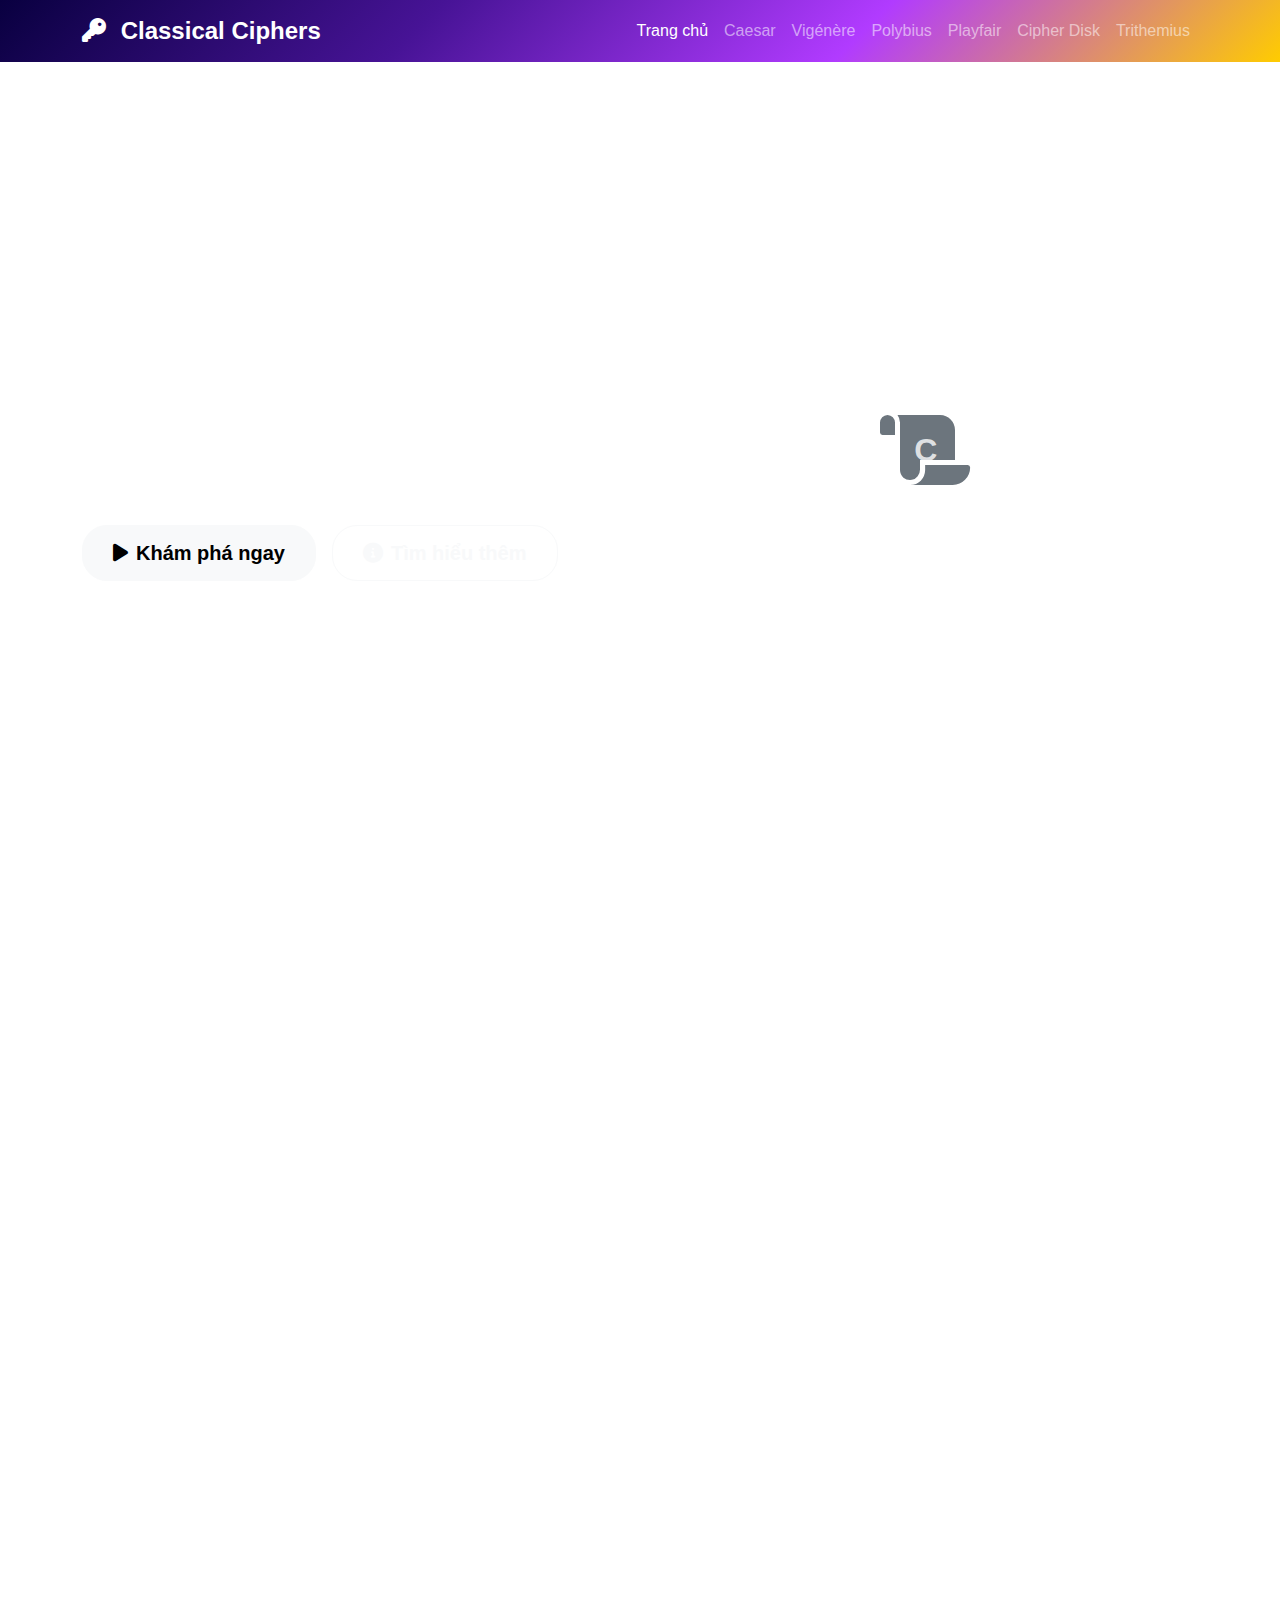
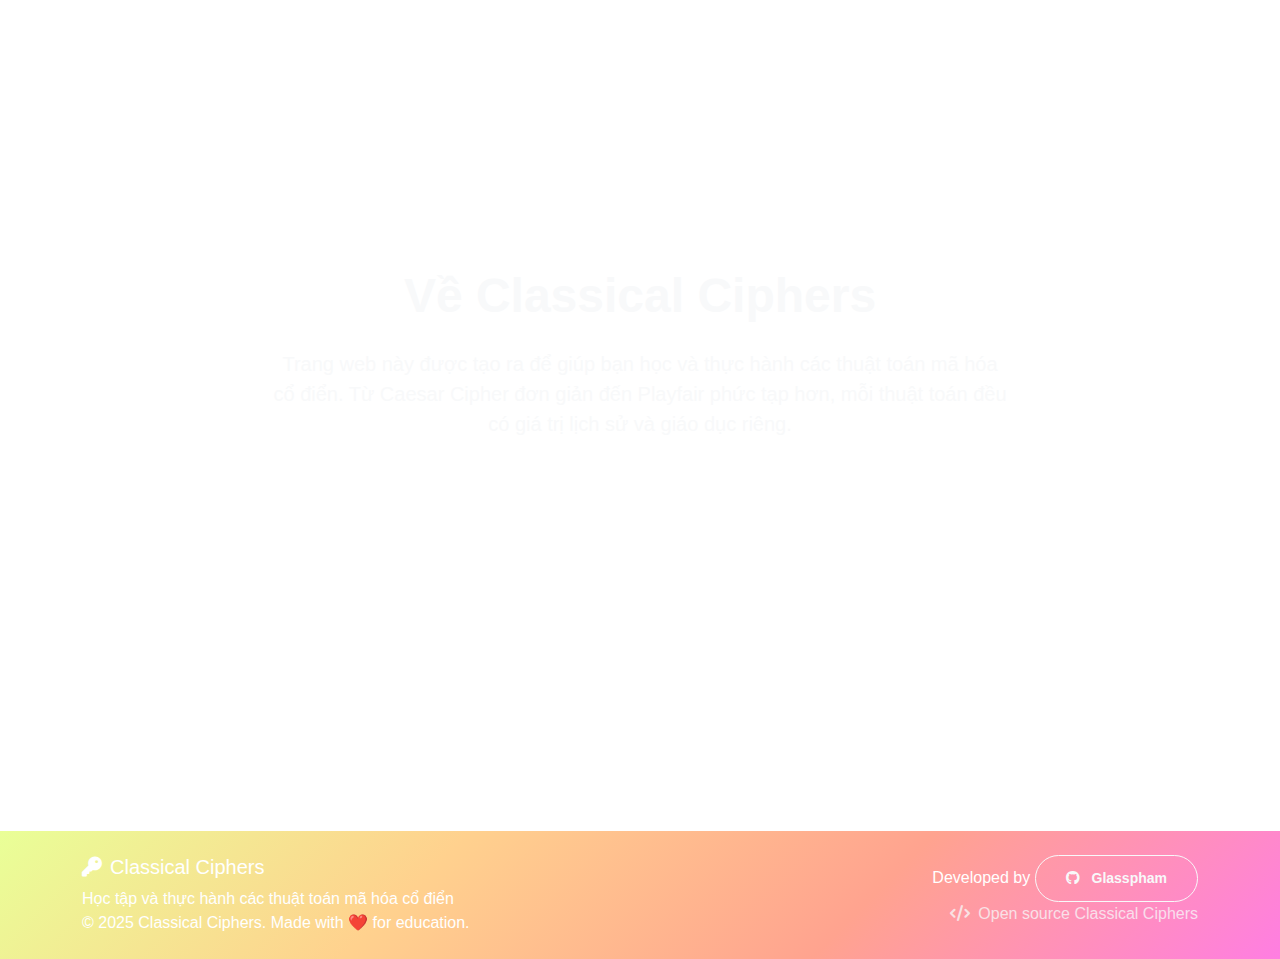
<file: index.html>
﻿<!DOCTYPE html>
<html lang="vi">
  <head>
    <meta charset="UTF-8" />
    <meta name="viewport" content="width=device-width, initial-scale=1.0" />
    <link rel="icon" type="image/x-icon" href="Pic/icon.ico" />
    <title>Classical Ciphers</title>
    <link href="https://cdn.jsdelivr.net/npm/bootstrap@5.3.0/dist/css/bootstrap.min.css" rel="stylesheet" />
    <link rel="stylesheet" href="CSS/styles.css" />
    <link href="https://cdnjs.cloudflare.com/ajax/libs/font-awesome/6.0.0/css/all.min.css" rel="stylesheet" />
  </head>
  <body>
    <main>
      <!-- Hero Section -->
      <section class="hero text-white">
        <div class="container">
          <div class="row align-items-center">
            <div class="col-lg-6">
              <h1 class="display-4 fw-bold mb-4">Classical Ciphers</h1>
              <p class="lead mb-4">Khám phá thế giới mã hóa cổ điển với các thuật toán được sử dụng từ thời cổ đại đến hiện đại. Tìm hiểu cách hoạt động và thực hành với các công cụ tương tác.</p>
              <div class="d-flex gap-3">
                <a href="#ciphers" class="btn btn-light btn-lg"> <i class="fas fa-play me-2"></i>Khám phá ngay </a>
                <a href="#about" class="btn btn-outline-light btn-lg"> <i class="fas fa-info-circle me-2"></i>Tìm hiểu thêm </a>
              </div>
            </div>
            <div class="col-lg-6 text-center">
              <div class="hero-animation">
                <i class="fas fa-scroll display-1 text-secondary"></i>
                <div class="floating-letters">
                  <span class="letter">A</span>
                  <span class="letter">B</span>
                  <span class="letter">C</span>
                  <span class="letter">D</span>
                  <span class="letter">E</span>
                </div>
              </div>
            </div>
          </div>
        </div>
      </section>

      <!-- Cipher Cards Section -->
      <section id="ciphers" class="py-5 text-white">
        <div class="container">
          <div class="text-center mb-5">
            <h2 class="display-5 fw-bold">Các thuật toán mã hóa cổ điển</h2>
            <p class="lead">Chọn một thuật toán để bắt đầu mã hóa và giải mã</p>
          </div>
          <div class="row g-4">
            <div class="col-lg-4 col-md-6">
              <div class="card cipher-card h-100 shadow-sm ">
                <div class="card-body text-center bg-card">
                  <div class="cipher-icon mb-3">
                    <i class="fas fa-arrows-alt-h fa-3x text-primary"></i>
                  </div>
                  <h4 class="card-title">Caesar Cipher</h4>
                  <p class="card-text">Mã hóa dịch chuyển đơn giản, mỗi chữ cái được thay thế bởi chữ cái khác cách nó một số vị trí cố định trong bảng chữ cái.</p>
                  <div class="cipher-example mb-3">
                    <small class="text-danger">Ví dụ: A → D (shift = 3)</small>
                  </div>
                  <a href="caesar.html" class="btn btn-primary"> <i class="fas fa-external-link-alt me-2"></i>Thử ngay </a>
                </div>
              </div>
            </div>

            <!-- Polybius Square -->
            <div class="col-lg-4 col-md-6">
              <div class="card cipher-card h-100 shadow-sm ">
                <div class="card-body text-center bg-card">
                  <div class="cipher-icon mb-3">
                    <i class="fas fa-th fa-3x text-success"></i>
                  </div>
                  <h4 class="card-title">Polybius Square</h4>
                  <p class="card-text">Mã hóa bằng lưới 5x5, mỗi chữ cái được thay thế bởi tọa độ hàng và cột của nó trong lưới.</p>
                  <div class="cipher-example mb-3">
                    <small class="text-danger">Ví dụ: A → 11, B → 12</small>
                  </div>
                  <a href="polybius.html" class="btn btn-success"> <i class="fas fa-external-link-alt me-2"></i>Thử ngay </a>
                </div>
              </div>
            </div>

            <!-- Playfair Cipher -->
            <div class="col-lg-4 col-md-6">
              <div class="card cipher-card h-100 shadow-sm ">
                <div class="card-body text-center bg-card">
                  <div class="cipher-icon mb-3">
                    <i class="fas fa-border-all fa-3x text-warning"></i>
                  </div>
                  <h4 class="card-title">Playfair Cipher</h4>
                  <p class="card-text">Mã hóa cặp chữ cái (digraph) sử dụng ma trận 5x5 được tạo từ một từ khóa.</p>
                  <div class="cipher-example mb-3">
                    <small class="text-danger">Mã hóa theo cặp: HE → BM</small>
                  </div>
                  <a href="playfair.html" class="btn btn-warning"> <i class="fas fa-external-link-alt me-2"></i>Thử ngay </a>
                </div>
              </div>
            </div>

            <!-- Cipher Disk -->
            <div class="col-lg-4 col-md-6">
              <div class="card cipher-card h-100 shadow-sm ">
                <div class="card-body text-center bg-card">
                  <div class="cipher-icon mb-3">
                    <i class="fas fa-circle-notch fa-3x text-info"></i>
                  </div>
                  <h4 class="card-title">Cipher Disk</h4>
                  <p class="card-text">Đĩa mã hóa với hai vòng tròn đồng tâm, có thể xoay để tạo ra các bảng mã hóa thay thế khác nhau.</p>
                  <div class="cipher-example mb-3">
                    <small class="text-danger">Xoay đĩa để thay đổi mã hóa</small>
                  </div>
                  <a href="disk.html" class="btn btn-info"> <i class="fas fa-external-link-alt me-2"></i>Thử ngay </a>
                </div>
              </div>
            </div>

            <!-- Trithemius Cipher -->
            <div class="col-lg-4 col-md-6">
              <div class="card cipher-card h-100 shadow-sm ">
                <div class="card-body text-center bg-card"> 
                  <div class="cipher-icon mb-3">
                    <i class="fas fa-chart-line fa-3x text-danger"></i>
                  </div>
                  <h4 class="card-title">Trithemius Cipher</h4>
                  <p class="card-text">Mã hóa với khóa thay đổi theo vị trí, mỗi chữ cái được dịch chuyển một lượng tăng dần.</p>
                  <div class="cipher-example mb-3">
                    <small class="text-danger">A→A, B→C, C→E (0,1,2...)</small>
                  </div>
                  <a href="trithemius.html" class="btn btn-danger"> <i class="fas fa-external-link-alt me-2"></i>Thử ngay </a>
                </div>
              </div>
            </div>

            <!-- Vigénère Card -->
            <div class="col-lg-4 col-md-6">
              <div class="card cipher-card h-100 shadow-sm border-secondary">
                <div class="card-body text-center bg-card">
                  <div class="cipher-icon mb-3">
                    <i class="fas fa-key fa-3x text-secondary"></i>
                  </div>
                  <h4 class="card-title">Vigénère Cipher</h4>
                  <p class="card-text">Mã hóa sử dụng một từ khóa lặp lại để xác định số bước dịch chuyển cho từng chữ cái trong bản rõ.</p>
                  <div class="cipher-example mb-3">
                    <small class="text-danger">Plain: HELLO, Key: KEY → Cipher: RIJVS</small>
                  </div>
                  <a href="vigenere.html" class="btn btn-secondary">
                    <i class="fas fa-external-link-alt me-2"></i>Thử ngay
                  </a>
                </div>
              </div>
            </div>
          </div>
        </div>
      </section>

      <!-- About Section -->
      <section id="about" class="py-5 2 text-light">
        <div class="container">
          <div class="row">
            <div class="col-lg-8 mx-auto text-center">
              <h2 class="display-5 fw-bold mb-4">Về Classical Ciphers</h2>
              <p class="lead mb-4">Trang web này được tạo ra để giúp bạn học và thực hành các thuật toán mã hóa cổ điển. Từ Caesar Cipher đơn giản đến Playfair phức tạp hơn, mỗi thuật toán đều có giá trị lịch sử và giáo dục riêng.</p>
            </div>
          </div>
          <div class="row g-4 mt-4">
            <div class="col-lg-3 col-md-6 text-center">
              <div class="feature-item">
                <i class="fas fa-history fa-3x text-primary mb-3"></i>
                <h5>Lịch sử</h5>
                <p>Tìm hiểu nguồn gốc và lịch sử của từng thuật toán mã hóa</p>
              </div>
            </div>
            <div class="col-lg-3 col-md-6 text-center">
              <div class="feature-item">
                <i class="fas fa-laptop-code fa-3x text-success mb-3"></i>
                <h5>Tương tác</h5>
                <p>Giao diện trực quan với các công cụ mã hóa và giải mã</p>
              </div>
            </div>
            <div class="col-lg-3 col-md-6 text-center">
              <div class="feature-item">
                <i class="fas fa-mobile-alt fa-3x text-warning mb-3"></i>
                <h5>Responsive</h5>
                <p>Hoạt động mượt mà trên mọi thiết bị từ mobile đến desktop</p>
              </div>
            </div>
            <div class="col-lg-3 col-md-6 text-center">
              <div class="feature-item">
                <i class="fas fa-graduation-cap fa-3x text-info mb-3"></i>
                <h5>Giáo dục</h5>
                <p>Tài liệu học tập và ví dụ minh họa chi tiết</p>
              </div>
            </div>
          </div>
        </div>
      </section>
    </main>
    <script src="https://cdn.jsdelivr.net/npm/bootstrap@5.3.0/dist/js/bootstrap.bundle.min.js"></script>
    <script src="JS/script.js"></script>
    <script src="JS/navbar.js"></script>
    <script src="JS/footer.js"></script>
  </body>
</html>
</file>
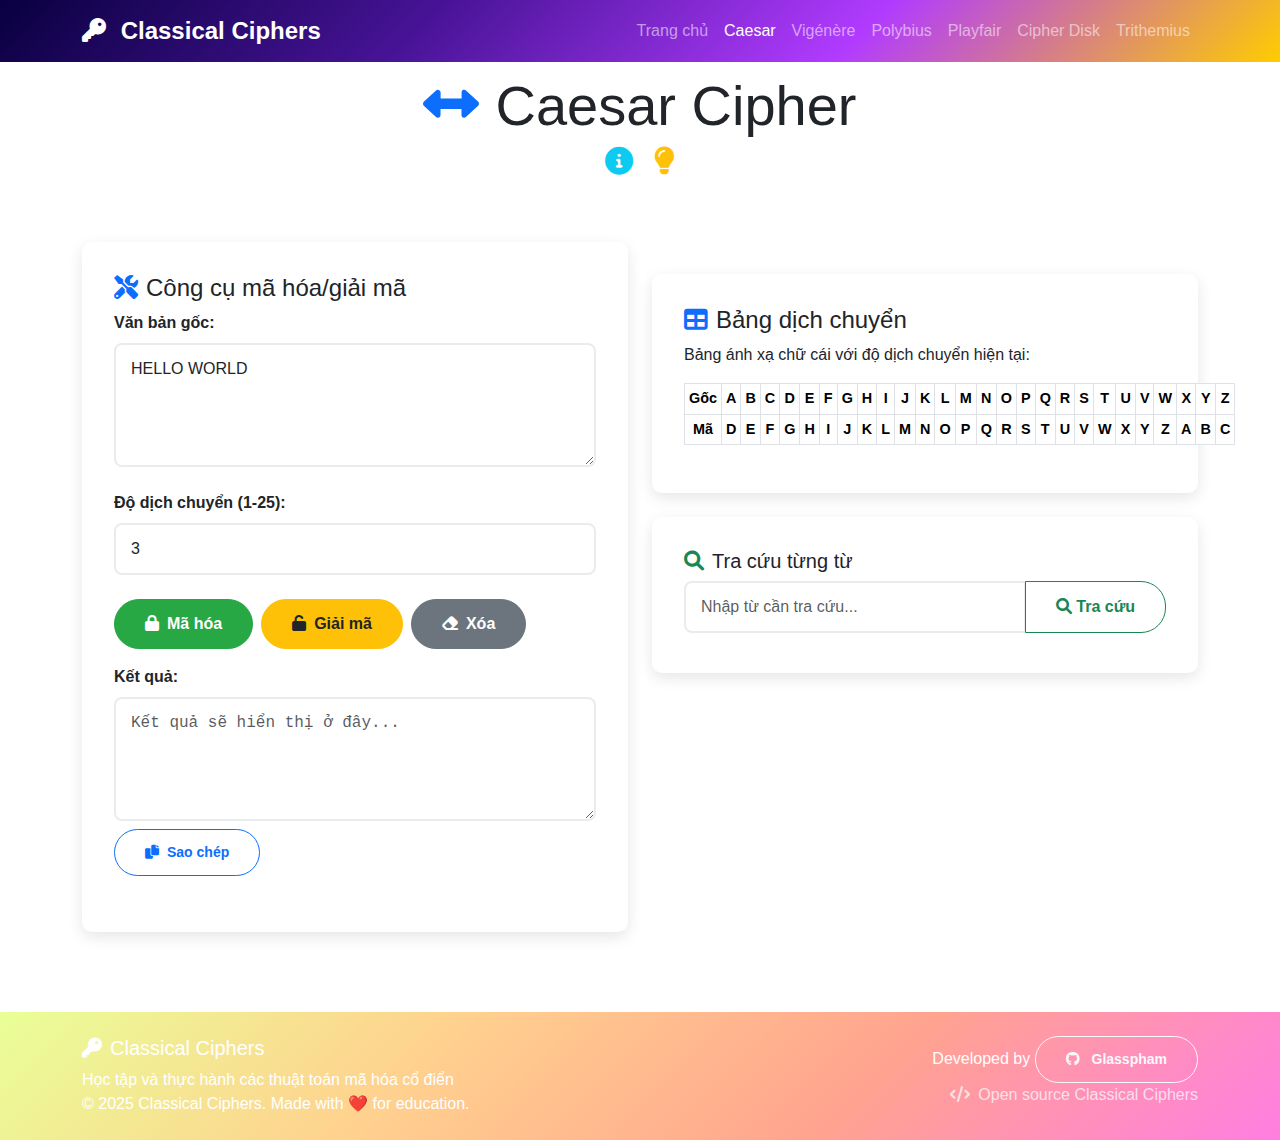
<file: caesar.html>
﻿<!DOCTYPE html>
<html lang="vi">
  <head>
    <meta charset="UTF-8" />
    <meta name="viewport" content="width=device-width, initial-scale=1.0" />
    <title>Caesar Cipher - Classical Ciphers</title>
    <link href="https://cdn.jsdelivr.net/npm/bootstrap@5.3.0/dist/css/bootstrap.min.css" rel="stylesheet" />
    <link rel="stylesheet" href="CSS/styles.css" />
    <link href="https://cdnjs.cloudflare.com/ajax/libs/font-awesome/6.0.0/css/all.min.css" rel="stylesheet" />
  </head>
  <body>
    <main class="container mt-4">
      <!-- Header -->
      <div class="cipher-header mb-3">
        <h1 class="display-4"><i class="fas fa-arrows-alt-h text-primary me-3"></i>Caesar Cipher</h1>
        <span class="me-3">
          <a href="#" data-bs-toggle="modal" data-bs-target="#descModal" title="Mô tả thuật toán">
            <i class="fas fa-info-circle text-info fs-3"></i>
          </a>
        </span>
        <span>
          <a href="#" data-bs-toggle="modal" data-bs-target="#extraModal" title="Thông tin bổ sung">
            <i class="fas fa-lightbulb text-warning fs-3"></i>
          </a>
        </span>
      </div>

      <!-- Modal: Mô tả thuật toán -->
      <div class="modal fade" id="descModal" tabindex="-1" aria-labelledby="descModalLabel" aria-hidden="true">
        <div class="modal-dialog modal-lg">
          <div class="modal-content bg-detail text-dark">
            <div class="modal-header border-0">
              <h5 class="modal-title" id="descModalLabel"><i class="fas fa-info-circle text-primary me-2"></i>Mô tả thuật toán</h5>
              <button type="button" class="btn-close btn-close-white" data-bs-dismiss="modal" aria-label="Close"></button>
            </div>
            <div class="modal-body">
              <p>Caesar Cipher là một phương pháp mã hóa cổ điển đơn giản, sử dụng phép dịch chuyển ký tự trong bảng chữ cái. Đây là một trong những hệ thống mã hóa đầu tiên và dễ hiểu nhất.</p>
              <ul class="mt-3">
                <li><strong>Lịch sử:</strong> Được Julius Caesar sử dụng để mã hóa các thông điệp quân sự</li>
                <li><strong>Độ dịch chuyển:</strong> Thường là 3 vị trí (A→D, B→E, C→F...)</li>
                <li><strong>Loại:</strong> Mã hóa thay thế đơn biểu (monoalphabetic substitution)</li>
                <li><strong>Độ bảo mật:</strong> Rất thấp - chỉ có 25 khóa khả dĩ</li>
              </ul>
              <div class="mt-3 p-3 bg-dark text-light rounded">
                <h6><i class="fas fa-graduation-cap me-2"></i>Ví dụ chi tiết:</h6>
                <div class="row">
                  <div class="col-sm-6">
                    <strong>Văn bản gốc:</strong><br />
                    <span class="text-mono">HELLO</span>
                  </div>
                  <div class="col-sm-6">
                    <strong>Mã hóa (shift=3):</strong><br />
                    <span class="text-mono text-primary">KHOOR</span>
                  </div>
                </div>
                <hr />
                <small class="text-light"> H(7) → K(10), E(4) → H(7), L(11) → O(14), L(11) → O(14), O(14) → R(17) </small>
              </div>
            </div>
          </div>
        </div>
      </div>

      <!-- Modal: Thông tin bổ sung -->
      <div class="modal fade" id="extraModal" tabindex="-1" aria-labelledby="extraModalLabel" aria-hidden="true">
        <div class="modal-dialog modal-lg">
          <div class="modal-content bg-additional text-light">
            <div class="modal-header border-0">
              <h5 class="modal-title" id="extraModalLabel"><i class="fas fa-lightbulb text-warning me-2"></i>Thông tin bổ sung</h5>
              <button type="button" class="btn-close btn-close-white" data-bs-dismiss="modal" aria-label="Close"></button>
            </div>
            <div class="modal-body">
              <div class="row">
                <div class="col-md-6">
                  <h6>Ưu điểm:</h6>
                  <ul>
                    <li>Rất đơn giản để implement</li>
                    <li>Nhanh chóng và hiệu quả</li>
                    <li>Không cần bộ nhớ lớn</li>
                    <li>Dễ hiểu và giải thích</li>
                  </ul>
                </div>
                <div class="col-md-6">
                  <h6>Nhược điểm:</h6>
                  <ul>
                    <li>Bảo mật rất thấp</li>
                    <li>Dễ bị tấn công brute force</li>
                    <li>Có thể phá bằng frequency analysis</li>
                    <li>Chỉ có 25 khóa khả dĩ</li>
                  </ul>
                </div>
              </div>
              <div class="mt-3">
                <h6>Phương pháp phá mã:</h6>
                <ol>
                  <li><strong>Brute Force:</strong> Thử tất cả 25 khóa khả dĩ</li>
                  <li><strong>Frequency Analysis:</strong> Phân tích tần suất xuất hiện ký tự</li>
                  <li><strong>Known Plaintext:</strong> Nếu biết một phần văn bản gốc</li>
                </ol>
              </div>
            </div>
          </div>
        </div>
      </div>

      <!-- Tools Section -->
      <div class="row">
        <div class="col-lg-6">
          <div class="cipher-tools">
            <h4><i class="fas fa-tools text-primary me-2"></i>Công cụ mã hóa/giải mã</h4>

            <div class="form-group">
              <label for="plaintext" class="form-label">Văn bản gốc:</label>
              <textarea id="plaintext" class="form-control" rows="4" placeholder="Nhập văn bản cần mã hóa...">HELLO WORLD</textarea>
            </div>

            <div class="form-group">
              <label for="shift" class="form-label">Độ dịch chuyển (1-25):</label>
              <input type="number" id="shift" class="form-control" value="3" min="1" max="25" />
            </div>

            <div class="d-flex gap-2 mb-3">
              <button class="btn btn-encrypt" onclick="encryptCaesar()"><i class="fas fa-lock me-2"></i>Mã hóa</button>
              <button class="btn btn-decrypt" onclick="decryptCaesar()"><i class="fas fa-unlock me-2"></i>Giải mã</button>
              <button class="btn btn-clear" onclick="clearAll()"><i class="fas fa-eraser me-2"></i>Xóa</button>
            </div>

            <div class="form-group">
              <label for="ciphertext" class="form-label">Kết quả:</label>
              <textarea id="ciphertext" class="form-control text-mono" rows="4" readonly placeholder="Kết quả sẽ hiển thị ở đây..."></textarea>
              <button class="btn btn-outline-primary btn-sm mt-2" onclick="copyResult()"><i class="fas fa-copy me-2"></i>Sao chép</button>
            </div>

            <div id="result-message" class="alert" style="display: none;"></div>
          </div>
        </div>

        <div class="col-lg-6">
          <!-- Visualization Section -->
          <div class="visualization-container">
            <h4><i class="fas fa-table text-primary me-2"></i>Bảng dịch chuyển</h4>
            <p class="text-dark">Bảng ánh xạ chữ cái với độ dịch chuyển hiện tại:</p>
            <div id="shift-table" class="text-center">
              <!-- Table will be generated by JavaScript -->
            </div>
          </div>

          <!-- Coordinate Helper -->
          <div class="visualization-container mt-4">
            <h5><i class="fas fa-search text-success me-2"></i>Tra cứu từng từ</h5>
            <div class="input-group mb-2">
              <input type="text" id="lookup-word" class="form-control" placeholder="Nhập từ cần tra cứu..." />
              <button class="btn btn-outline-success" onclick="lookupWord()"><i class="fas fa-search"></i> Tra cứu</button>
            </div>
            <div id="lookup-result" class="alert alert-info" style="display:none;"></div>
          </div>
        </div>
      </div>
    </main>
    <script src="https://cdn.jsdelivr.net/npm/bootstrap@5.3.0/dist/js/bootstrap.bundle.min.js"></script>
    <script src="./JS/script.js"></script>
    <script src="./JS/navbar.js"></script>
    <script src="./JS/footer.js"></script>
    <script src="./JS/caesar.js"></script>
  </body>
</html>
</file>
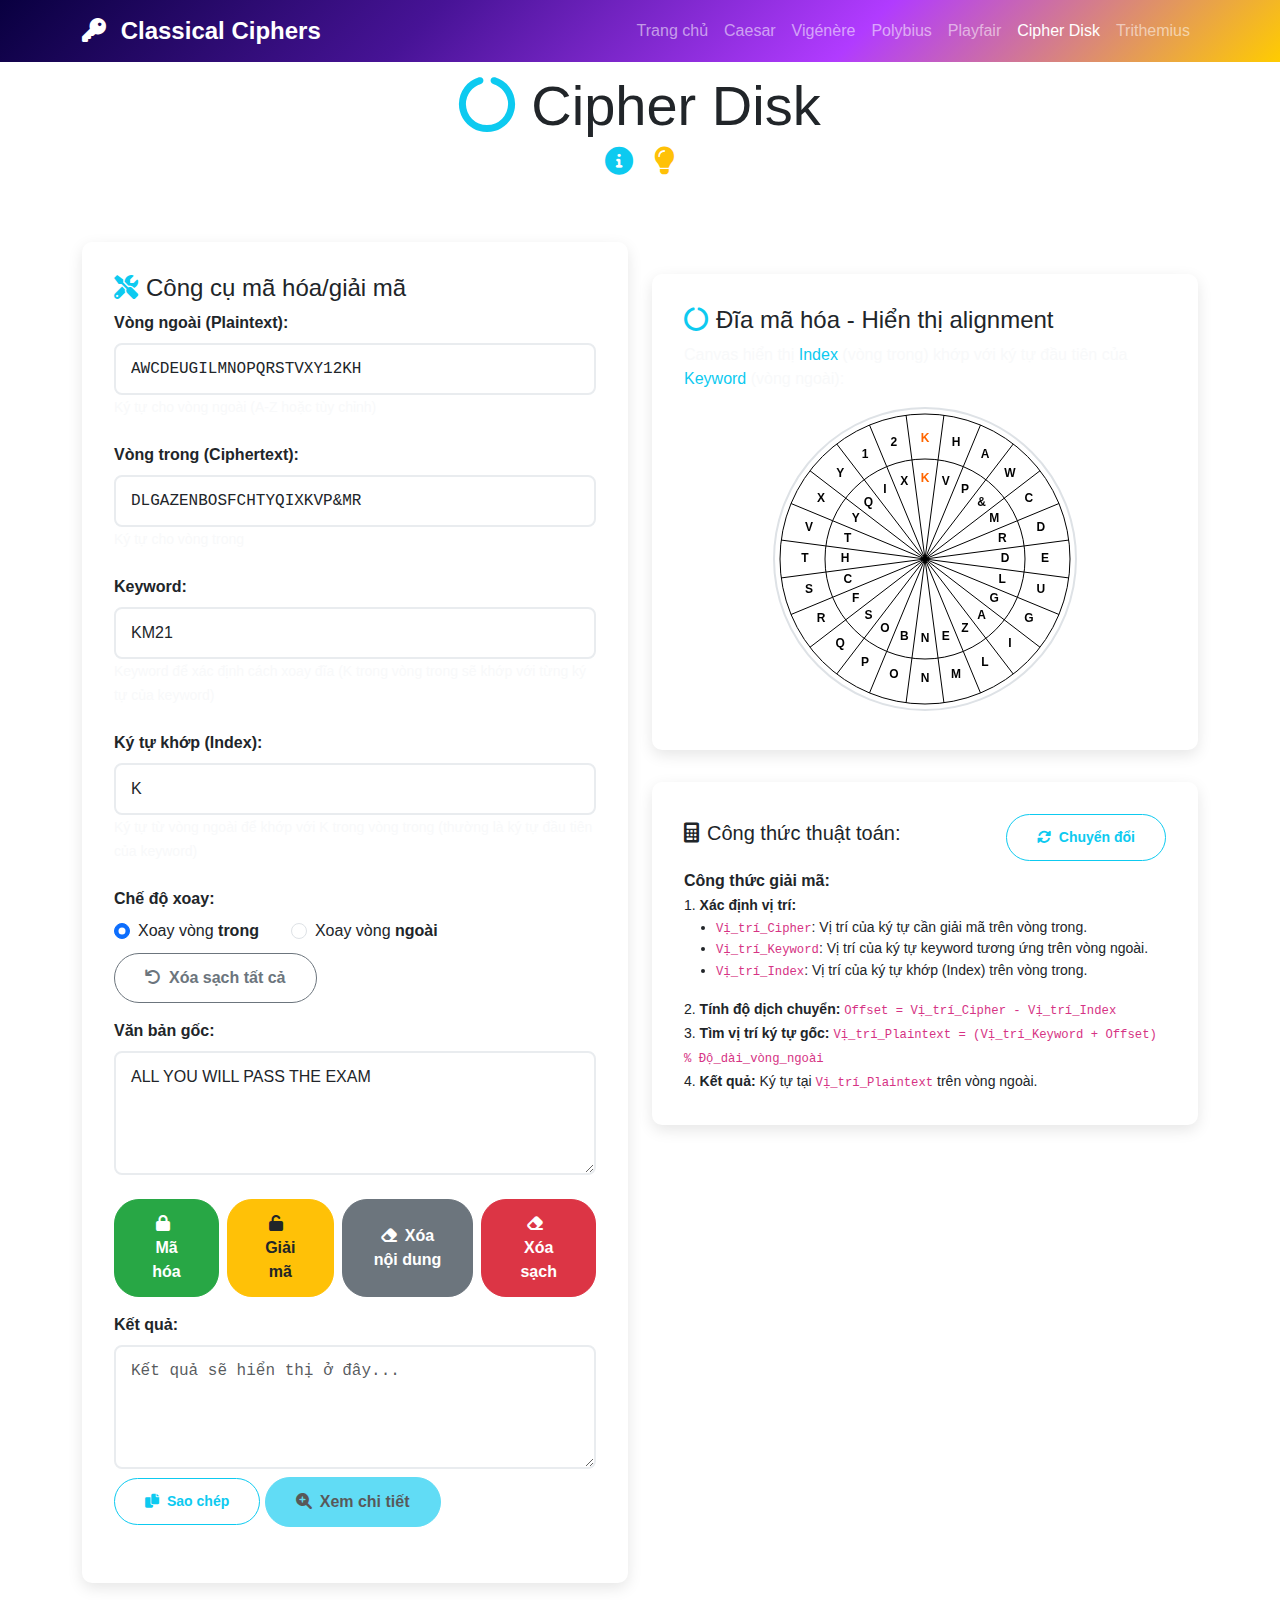
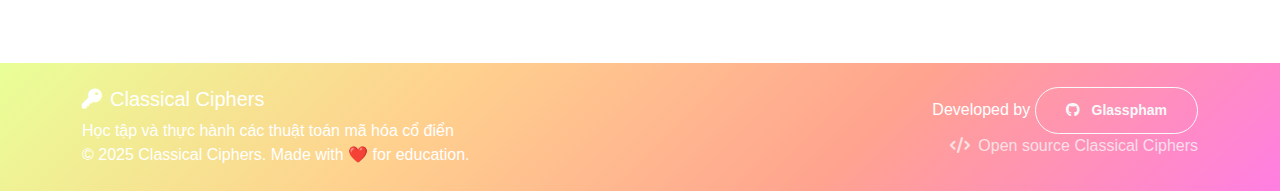
<file: disk.html>
﻿<!DOCTYPE html>
<html lang="vi">
  <head>
    <meta charset="UTF-8" />
    <meta name="viewport" content="width=device-width, initial-scale=1.0" />
    <link rel="icon" type="image/x-icon" href="Pic/icon.ico" />
    <title>Cipher Disk - Classical Ciphers</title>
    <link href="https://cdn.jsdelivr.net/npm/bootstrap@5.3.0/dist/css/bootstrap.min.css" rel="stylesheet" />
    <link rel="stylesheet" href="CSS/styles.css" />
    <link href="https://cdnjs.cloudflare.com/ajax/libs/font-awesome/6.0.0/css/all.min.css" rel="stylesheet" />
  </head>
  <body>
    <main class="container mt-4">
      <!-- Header -->
      <div class="cipher-header mb-3">
        <h1 class="display-4"><i class="fas fa-circle-notch text-info me-3"></i>Cipher Disk</h1>
        <span class="me-3">
          <a href="#" data-bs-toggle="modal" data-bs-target="#descModal" title="Mô tả thuật toán">
            <i class="fas fa-info-circle text-info fs-3"></i>
          </a>
        </span>
        <span>
          <a href="#" data-bs-toggle="modal" data-bs-target="#extraModal" title="Thông tin bổ sung">
            <i class="fas fa-lightbulb text-warning fs-3"></i>
          </a>
        </span>
      </div>

      <!-- Modal: Mô tả thuật toán -->
      <div class="modal fade" id="descModal" tabindex="-1" aria-labelledby="descModalLabel" aria-hidden="true">
        <div class="modal-dialog modal-lg">
          <div class="modal-content bg-detail text-light">
            <div class="modal-header border-0">
              <h5 class="modal-title" id="descModalLabel"><i class="fas fa-info-circle text-info me-2"></i>Mô tả thuật toán</h5>
              <button type="button" class="btn-close btn-close-white" data-bs-dismiss="modal" aria-label="Close"></button>
            </div>
            <div class="modal-body">
              <p>Cipher Disk là một phương pháp mã hóa cổ điển sử dụng hai đĩa xoay để mã hóa và giải mã văn bản. Đây là một dạng của mã hóa thay thế đa biểu (polyalphabetic substitution).</p>
              <ul class="mt-3">
                <li><strong>Index offset:</strong> Ký tự trong "Ký tự khớp" quyết định vị trí ban đầu của K</li>
                <li><strong>Keyword cycle:</strong> KM21 được lặp lại: K-M-2-1-K-M-2-1...</li>
                <li><strong>Alignment rule:</strong> Ký tự K trong vòng trong luôn khớp với ký tự keyword hiện tại ở vòng ngoài</li>
                <li><strong>Rotation:</strong> Xoay vòng trong với offset từ index, sau đó K khớp với K, M, 2, 1...</li>
                <li><strong>Mapping:</strong> Tìm plaintext trong vòng ngoài, lấy ký tự tương ứng ở vòng trong đã xoay</li>
                <li><strong>Progressive:</strong> Mỗi ký tự có alignment khác nhau theo keyword</li>
              </ul>
              <div class="mt-3 p-3 bg-dark rounded">
                <h6><i class="fas fa-graduation-cap me-2"></i>Ví dụ chi tiết (với Index = K):</h6>
                <div class="row">
                  <div class="col-md-6">
                    <strong>Setup:</strong> Index K tạo offset 0 → K ở vị trí gốc<br />
                    <strong>Bước 1:</strong> K khớp K ngoài → A(pos 0) → kết quả từ offset<br />
                    <strong>Bước 2:</strong> K khớp M ngoài → L(pos 8) → kết quả từ offset<br />
                    <small class="text-warning">⚠️ Index khác sẽ cho kết quả khác!</small>
                  </div>
                  <div class="col-md-6">
                    <small>
                      <strong>Vòng ngoài:</strong> AWCDEUGILMNOPQRSTVXY12KH<br />
                      <strong>Vòng trong:</strong> DLGAZENBOSFCHTYQIXKVP&MR<br />
                      <strong>K trong inner:</strong> vị trí 20<br />
                      <strong>Index effect:</strong> Xoay ban đầu của K
                    </small>
                  </div>
                </div>
              </div>
            </div>
          </div>
        </div>
      </div>

      <!-- Modal: Thông tin bổ sung -->
      <div class="modal fade" id="extraModal" tabindex="-1" aria-labelledby="extraModalLabel" aria-hidden="true">
        <div class="modal-dialog modal-lg">
          <div class="modal-content bg-additional">
            <div class="modal-header border-0">
              <h5 class="modal-title" id="extraModalLabel"><i class="fas fa-lightbulb text-warning me-2"></i>Thông tin bổ sung</h5>
              <button type="button" class="btn-close btn-close-white" data-bs-dismiss="modal" aria-label="Close"></button>
            </div>
            <div class="modal-body">
              <div class="row">
                <div class="col-md-6">
                  <h6>Ưu điểm:</h6>
                  <ul>
                    <li>Có thể thay đổi mã hóa trong quá trình</li>
                    <li>Dễ sử dụng và mang theo</li>
                    <li>Không cần ghi nhớ bảng mã phức tạp</li>
                    <li>Cơ sở cho polyalphabetic ciphers</li>
                  </ul>
                </div>
                <div class="col-md-6">
                  <h6>Nhược điểm:</h6>
                  <ul>
                    <li>Vẫn là substitution cipher cơ bản</li>
                    <li>Dễ bị phá nếu chỉ dùng một vị trí</li>
                    <li>Cần thỏa thuận trước về cách xoay</li>
                    <li>Có thể bị mất hoặc hỏng</li>
                  </ul>
                </div>
              </div>
              <div class="mt-3">
                <h6>Phát triển lịch sử:</h6>
                <ul>
                  <li><strong>1467:</strong> Leon Battista Alberti phát minh cipher disk đầu tiên</li>
                  <li><strong>16-17 thế kỷ:</strong> Được sử dụng rộng rãi trong ngoại giao</li>
                  <li><strong>Thế chiến I:</strong> Phát triển thành các máy mã hóa cơ học</li>
                  <li><strong>Enigma:</strong> Nguyên lý tương tự với nhiều rotor</li>
                </ul>
              </div>
              <div class="mt-3">
                <h6>Cách sử dụng trong thực tế:</h6>
                <p>Thông thường, người gửi và người nhận sẽ thỏa thuận trước về:</p>
                <ul>
                  <li>Vị trí ban đầu của đĩa</li>
                  <li>Cách thức xoay đĩa (sau mỗi ký tự, từ, hoặc câu)</li>
                  <li>Tín hiệu để thay đổi vị trí đĩa</li>
                </ul>
              </div>
            </div>
          </div>
        </div>
      </div>

      <div class="row">
        <!-- Tools Section -->
        <div class="col-lg-6">
          <div class="cipher-tools">
            <h4><i class="fas fa-tools text-info me-2"></i>Công cụ mã hóa/giải mã</h4>

            <div class="form-group">
              <label for="outer-disk" class="form-label">Vòng ngoài (Plaintext):</label>
              <input type="text" id="outer-disk" class="form-control text-mono" maxlength="30" value="AWCDEUGILMNOPQRSTVXY12KH"/>
              <small class="text-light">Ký tự cho vòng ngoài (A-Z hoặc tùy chỉnh)</small>
            </div>

            <div class="form-group">
              <label for="inner-disk" class="form-label">Vòng trong (Ciphertext):</label>
              <input type="text" id="inner-disk" class="form-control text-mono" maxlength="30" value="DLGAZENBOSFCHTYQIXKVP&MR"/>
              <small class="text-light">Ký tự cho vòng trong</small>
            </div>

            <div class="form-group">
              <label for="keyword" class="form-label">Keyword:</label>
              <input type="text" id="keyword" class="form-control" value="KM21"/>
              <small class="text-light">Keyword để xác định cách xoay đĩa (K trong vòng trong sẽ khớp với từng ký tự của keyword)</small>
            </div>

            <div class="form-group">
              <label for="_index" class="form-label">Ký tự khớp (Index):</label>
              <input type="text" id="_index" class="form-control" maxlength="1" value="K"/>
              <small class="text-light">Ký tự từ vòng ngoài để khớp với K trong vòng trong (thường là ký tự đầu tiên của keyword)</small>
            </div>

            <div class="form-group mb-2">
              <label class="form-label">Chế độ xoay:<br /></label>
              <div id="rotation-mode" class="d-flex gap-3">
                <div class="form-check form-check-inline">
                  <input class="form-check-input" type="radio" name="rotationMode" id="rotate-inner" value="inner" checked />
                  <label class="form-check-label" for="rotate-inner">Xoay vòng <strong>trong</strong></label>
                </div>
                <div class="form-check form-check-inline">
                  <input class="form-check-input" type="radio" name="rotationMode" id="rotate-outer" value="outer" />
                  <label class="form-check-label" for="rotate-outer">Xoay vòng <strong>ngoài</strong></label>
                </div>
              </div>
            </div>

            <div class="d-flex gap-2 mb-3">
              <!-- <button class="btn btn-secondary" onclick="loadExample()"><i class="fas fa-file-import me-2"></i>Tải ví dụ</button> -->
              <button class="btn btn-outline-secondary" onclick="resetDisks()"><i class="fas fa-undo me-2"></i>Xóa sạch tất cả</button>
            </div>

            <div class="form-group">
              <label for="plaintext" class="form-label">Văn bản gốc:</label>
              <textarea id="plaintext" class="form-control" rows="4" placeholder="Nhập văn bản cần mã hóa...">ALL YOU WILL PASS THE EXAM</textarea>
            </div>

            <div class="d-flex gap-2 mb-3">
              <button class="btn btn-encrypt" onclick="encryptDisk()"><i class="fas fa-lock me-2"></i>Mã hóa</button>
              <button class="btn btn-decrypt" onclick="decryptDisk()"><i class="fas fa-unlock me-2"></i>Giải mã</button>
              <button class="btn btn-clear" onclick="clearContent()"><i class="fas fa-eraser me-2"></i>Xóa nội dung</button>
              <button class="btn btn-danger" onclick="resetDisks()"><i class="fas fa-eraser me-2"></i>Xóa sạch</button>
            </div>

            <div class="form-group">
              <label for="ciphertext" class="form-label">Kết quả:</label>
              <textarea id="ciphertext" class="form-control text-mono" rows="4" readonly placeholder="Kết quả sẽ hiển thị ở đây..."></textarea>
              <button class="btn btn-outline-info btn-sm mt-2" onclick="copyResult()"><i class="fas fa-copy me-2"></i>Sao chép</button>
              <button type="button" class="btn btn-info mt-2" data-bs-toggle="modal" data-bs-target="#detailsModal" id="show-details-btn" disabled><i class="fas fa-search-plus me-2"></i>Xem chi tiết</button>
            </div>

            <div id="result-message" class="alert" style="display: none;"></div>
          </div>
        </div>

        <!-- Visualization Section -->
        <div class="col-lg-6">
          <div class="visualization-container">
            <h4><i class="fas fa-circle-notch text-info me-2"></i>Đĩa mã hóa - Hiển thị alignment</h4>
            <p class="text-light">Canvas hiển thị <span class="text-info">Index</span> (vòng trong) khớp với ký tự đầu tiên của <span class="text-info">Keyword</span> (vòng ngoài):</p>

            <div class="text-center">
              <canvas id="cipher-disk" width="300" height="300" class="cipher-disk-canvas"></canvas>
            </div>
          </div>

          <!-- Công thức thuật toán -->
          <div class="visualization-container">
            <div class="d-flex justify-content-between align-items-center mb-2">
                <h5><i class="fas fa-calculator me-2"></i>Công thức thuật toán:</h5>
                <div><button type="button" class="btn btn-outline-info btn-sm" onclick="toggleFormula()"><i class="fas fa-sync-alt me-2"></i>Chuyển đổi</button></div>
            </div>
            <div id="formulas-container">
              <div id="encryption-formula">
                <strong>Công thức mã hóa:</strong><br />
                <small>
                  1. <strong>Xác định vị trí:</strong>
                  <ul>
                    <li><code>Vị_trí_Plaintext</code>: Vị trí của ký tự cần mã hóa trên vòng ngoài.</li>
                    <li><code>Vị_trí_Keyword</code>: Vị trí của ký tự keyword tương ứng trên vòng ngoài.</li>
                    <li><code>Vị_trí_Index</code>: Vị trí của ký tự khớp (Index) trên vòng trong.</li>
                  </ul>
                  2. <strong>Tính độ dịch chuyển:</strong> <code>Offset = Vị_trí_Plaintext - Vị_trí_Keyword</code><br />
                  3. <strong>Tìm vị trí ký tự mã hóa:</strong> <code>Vị_trí_Cipher = (Vị_trí_Index + Offset) % Độ_dài_vòng_trong</code><br />
                  4. <strong>Kết quả:</strong> Ký tự tại <code>Vị_trí_Cipher</code> trên vòng trong.
                </small>
              </div>
              <div id="decryption-formula" class="d-none mt-2">
                <strong>Công thức giải mã:</strong><br />
                <small>
                  1. <strong>Xác định vị trí:</strong>
                  <ul>
                    <li><code>Vị_trí_Cipher</code>: Vị trí của ký tự cần giải mã trên vòng trong.</li>
                    <li><code>Vị_trí_Keyword</code>: Vị trí của ký tự keyword tương ứng trên vòng ngoài.</li>
                    <li><code>Vị_trí_Index</code>: Vị trí của ký tự khớp (Index) trên vòng trong.</li>
                  </ul>
                  2. <strong>Tính độ dịch chuyển:</strong> <code>Offset = Vị_trí_Cipher - Vị_trí_Index</code><br />
                  3. <strong>Tìm vị trí ký tự gốc:</strong> <code>Vị_trí_Plaintext = (Vị_trí_Keyword + Offset) % Độ_dài_vòng_ngoài</code><br />
                  4. <strong>Kết quả:</strong> Ký tự tại <code>Vị_trí_Plaintext</code> trên vòng ngoài.
                </small>
              </div>
            </div>
          </div>
        </div>
      </div>

      <!-- Modal: Lời giải chi tiết -->
      <div class="modal fade" id="detailsModal" tabindex="-1" aria-labelledby="detailsModalLabel" aria-hidden="true">
        <div class="modal-dialog modal-lg modal-dialog-scrollable">
          <div class="modal-content bg-solution text-light">
            <div class="modal-header">
              <h5 class="modal-title" id="detailsModalLabel">
                <i class="fas fa-list me-2"></i>
                <span id="process-title"></span>
              </h5>
              <button type="button" class="btn-close" data-bs-dismiss="modal" aria-label="Close"></button>
            </div>
            <div class="modal-body text-dark" id="mapping-table-modal-body">
              <!-- Detailed steps will be injected here by JavaScript -->
            </div>
          </div>
        </div>
      </div>
    </main>
    <script src="https://cdn.jsdelivr.net/npm/bootstrap@5.3.0/dist/js/bootstrap.bundle.min.js"></script>
    <script src="./JS/script.js"></script>
    <script src="./JS/navbar.js"></script>
    <script src="./JS/footer.js"></script>
    <script src="./JS/disk.js"></script>
  </body>
</html>
</file>
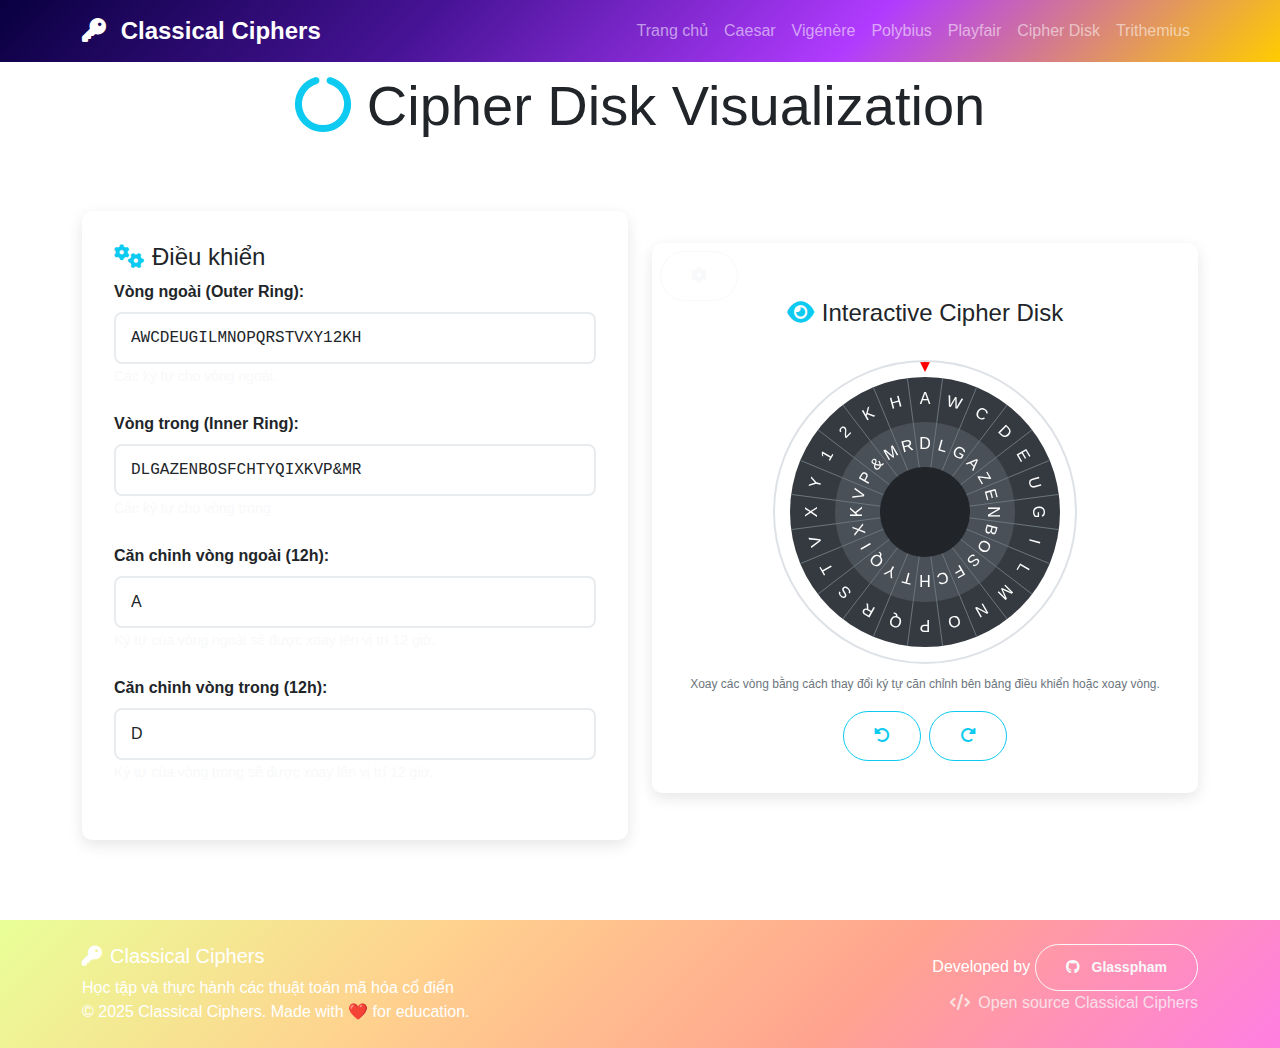
<file: disk_visualization.html>
<!DOCTYPE html>
<html lang="vi">
  <head>
    <meta charset="UTF-8" />
    <meta name="viewport" content="width=device-width, initial-scale=1.0" />
    <link rel="icon" type="image/x-icon" href="Pic/icon.ico" />
    <title>Disk Visualization</title>
    <link href="https://cdn.jsdelivr.net/npm/bootstrap@5.3.0/dist/css/bootstrap.min.css" rel="stylesheet" />
    <link rel="stylesheet" href="CSS/styles.css" />
    <link href="https://cdnjs.cloudflare.com/ajax/libs/font-awesome/6.0.0/css/all.min.css" rel="stylesheet" />
  </head>
  <body>
    <main class="container mt-4">
      <div class="cipher-header mb-3">
        <h1 class="display-4"><i class="fas fa-circle-notch text-info me-3"></i>Cipher Disk Visualization</h1>
      </div>
      <div class="row">
        <!-- Controls Section -->
        <div class="col-lg-6">
          <div class="cipher-tools">
            <h4><i class="fas fa-cogs text-info me-2"></i>Điều khiển</h4>

            <div class="form-group">
              <label for="outer-disk-input" class="form-label">Vòng ngoài (Outer Ring):</label>
              <input type="text" id="outer-disk-input" class="form-control text-mono" maxlength="30" value="AWCDEUGILMNOPQRSTVXY12KH" />
              <small class="text-light">Các ký tự cho vòng ngoài.</small>
            </div>

            <div class="form-group">
              <label for="inner-disk-input" class="form-label">Vòng trong (Inner Ring):</label>
              <input type="text" id="inner-disk-input" class="form-control text-mono" maxlength="30" value="DLGAZENBOSFCHTYQIXKVP&MR" />
              <small class="text-light">Các ký tự cho vòng trong.</small>
            </div>

            <div class="form-group">
              <label for="outer-align-input" class="form-label">Căn chỉnh vòng ngoài (12h):</label>
              <input type="text" id="outer-align-input" class="form-control" maxlength="1" value="A" />
              <small class="text-light">Ký tự của vòng ngoài sẽ được xoay lên vị trí 12 giờ.</small>
            </div>

            <div class="form-group">
              <label for="inner-align-input" class="form-label">Căn chỉnh vòng trong (12h):</label>
              <input type="text" id="inner-align-input" class="form-control" maxlength="1" value="D" />
              <small class="text-light">Ký tự của vòng trong sẽ được xoay lên vị trí 12 giờ.</small>
            </div>
          </div>
        </div>

        <!-- Visualization Section -->
        <div class="col-lg-6 text-dark">
          <div class="visualization-container text-center position-relative">
            <button id="settings-btn" class="btn btn-outline-light position-absolute top-0 start-0 m-2" data-bs-toggle="popover" data-bs-placement="bottom" data-bs-title="Cài đặt xoay" data-bs-html="true">
              <i class="fas fa-cog"></i>
            </button>
            <template id="popover-content">
              <div>
                <fieldset class="mb-2">
                  <legend class="form-label fs-6">Đối tượng xoay:</legend>
                  <div class="form-check">
                    <input class="form-check-input" type="radio" name="rotationTarget" id="rotate-inner-radio" value="inner" checked />
                    <label class="form-check-label" for="rotate-inner-radio">Vòng trong</label>
                  </div>
                  <div class="form-check">
                    <input class="form-check-input" type="radio" name="rotationTarget" id="rotate-outer-radio" value="outer" />
                    <label class="form-check-label" for="rotate-outer-radio">Vòng ngoài</label>
                  </div>
                  <div class="form-check">
                    <input class="form-check-input" type="radio" name="rotationTarget" id="rotate-both-radio" value="both" />
                    <label class="form-check-label" for="rotate-both-radio">Cả hai vòng</label>
                  </div>
                  <div class="form-check">
                    <input class="form-check-input" type="radio" name="rotationTarget" id="rotate-none-radio" value="none" />
                    <label class="form-check-label" for="rotate-none-radio">Không xoay</label>
                  </div>
                </fieldset>
                <fieldset id="rotation-mode-group">
                  <legend class="form-label fs-6">Chế độ xoay:</legend>
                  <div class="form-check">
                    <input class="form-check-input" type="radio" name="rotationMode" id="rotate-snap-radio" value="snap" checked />
                    <label class="form-check-label" for="rotate-snap-radio">Xoay theo khối (Snap)</label>
                  </div>
                  <div class="form-check">
                    <input class="form-check-input" type="radio" name="rotationMode" id="rotate-free-radio" value="free" />
                    <label class="form-check-label" for="rotate-free-radio">Xoay tự do (Free)</label>
                  </div>
                </fieldset>
              </div>
            </template>
            <br />
            <h4><i class="fas fa-eye text-info me-2"></i>Interactive Cipher Disk</h4>
            <br />
            <canvas id="cipher-disk-viz" width="300" height="300" class="cipher-disk-canvas"></canvas>
            <br />
            <small class="small text-secondary">Xoay các vòng bằng cách thay đổi ký tự căn chỉnh bên bảng điều khiển hoặc xoay vòng.</small>
            <div id="rotation-buttons-container" class="mt-3">
              <!-- Generic controls for inner/outer mode -->
              <div id="generic-rotation-controls" class="d-flex justify-content-center gap-2">
                <button id="rotate-left-btn" class="btn btn-outline-info"><i class="fas fa-undo-alt"></i></button>
                <button id="rotate-right-btn" class="btn btn-outline-info"><i class="fas fa-redo-alt"></i></button>
              </div>
              <!-- Specific controls for 'both' mode -->
              <div id="both-rotation-controls" class="d-none">
                <div class="d-flex justify-content-center align-items-center gap-3">
                  <!-- Inner Ring Controls -->
                  <div class="text-center">
                    <small class="text-secondary">Vòng trong</small>
                    <div class="d-flex gap-2">
                      <button id="inner-rotate-left-btn" class="btn btn-outline-primary"><i class="fas fa-undo-alt"></i></button>
                      <button id="inner-rotate-right-btn" class="btn btn-outline-primary"><i class="fas fa-redo-alt"></i></button>
                    </div>
                  </div>
                  <!-- Outer Ring Controls -->
                  <div class="text-center">
                    <small class="text-secondary">Vòng ngoài</small>
                    <div class="d-flex gap-2">
                      <button id="outer-rotate-left-btn" class="btn btn-outline-success"><i class="fas fa-undo-alt"></i></button>
                      <button id="outer-rotate-right-btn" class="btn btn-outline-success"><i class="fas fa-redo-alt"></i></button>
                    </div>
                  </div>
                </div>
              </div>
            </div>
          </div>
        </div>
      </div>
    </main>
    <script src="https://cdn.jsdelivr.net/npm/bootstrap@5.3.0/dist/js/bootstrap.bundle.min.js"></script>
    <script src="./JS/disk_visualization.js"></script>
    <script src="./JS/navbar.js"></script>
    <script src="./JS/footer.js"></script>
  </body>
</html>
</file>
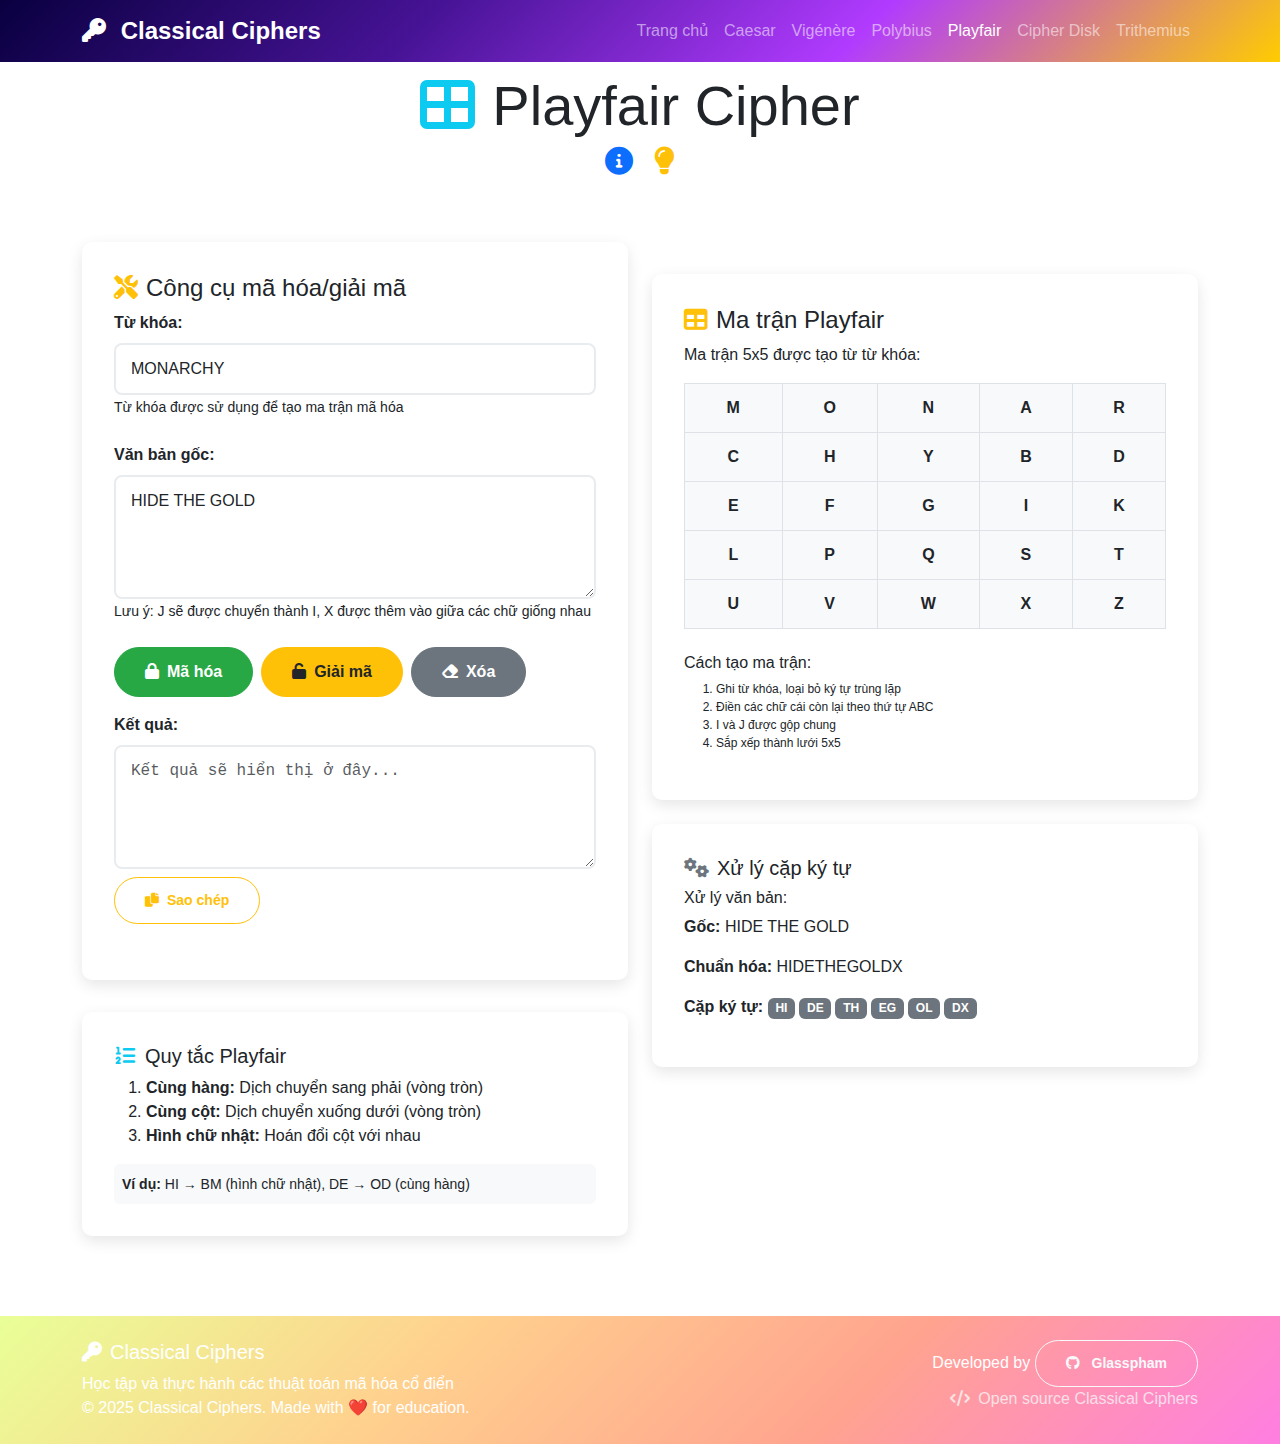
<file: playfair.html>
﻿<!DOCTYPE html>
<html lang="vi">
  <head>
    <meta charset="UTF-8" />
    <meta name="viewport" content="width=device-width, initial-scale=1.0" />
    <title>Playfair Cipher - Classical Ciphers</title>
    <link href="https://cdn.jsdelivr.net/npm/bootstrap@5.3.0/dist/css/bootstrap.min.css" rel="stylesheet" />
    <link rel="stylesheet" href="CSS/styles.css" />
    <link href="https://cdnjs.cloudflare.com/ajax/libs/font-awesome/6.0.0/css/all.min.css" rel="stylesheet" />
  </head>
  <body>
    <main class="container mt-4">
      <!-- Header -->
      <div class="cipher-header mb-3">
        <h1 class="display-4"><i class="fas fa-th-large text-info me-3"></i>Playfair Cipher</h1>
        <span class="me-3">
          <a href="#" data-bs-toggle="modal" data-bs-target="#descModal" title="Mô tả thuật toán">
            <i class="fas fa-info-circle text-primary fs-3"></i>
          </a>
        </span>
        <span>
          <a href="#" data-bs-toggle="modal" data-bs-target="#extraModal" title="Thông tin bổ sung">
            <i class="fas fa-lightbulb text-warning fs-3"></i>
          </a>
        </span>
      </div>

      <!-- Modal: Mô tả thuật toán -->
      <div class="modal fade" id="descModal" tabindex="-1" aria-labelledby="descModalLabel" aria-hidden="true">
        <div class="modal-dialog modal-lg">
          <div class="modal-content bg-detail text-light">
            <div class="modal-header border-0">
              <h5 class="modal-title" id="descModalLabel"><i class="fas fa-info-circle text-primary me-2"></i>Mô tả thuật toán</h5>
              <button type="button" class="btn-close btn-close-white" data-bs-dismiss="modal" aria-label="Close"></button>
            </div>
            <div class="modal-body">
              <p>Playfair Cipher là một phương pháp mã hóa thay thế đôi, sử dụng ma trận 5x5 để mã hóa các cặp ký tự. Đây là một trong những hệ thống mã hóa cổ điển phổ biến nhất.</p>
              <ul class="mt-3">
                <li><strong>Lịch sử:</strong> Phát minh bởi Charles Wheatstone, phổ biến bởi Lord Playfair</li>
                <li><strong>Bảng mã:</strong> Sử dụng bảng 5x5 với từ khóa</li>
                <li><strong>Loại:</strong> Mã hóa thay thế đôi (digraph substitution)</li>
                <li><strong>Độ bảo mật:</strong> Cao hơn Polybius và Caesar</li>
              </ul>
              <div class="mt-3 p-3 bg-dark rounded">
                <h6><i class="fas fa-graduation-cap me-2"></i>Ví dụ chi tiết:</h6>
                <div class="row">
                  <div class="col-sm-6">
                    <strong>Văn bản gốc:</strong><br />
                    <span class="text-mono">HELLO</span>
                  </div>
                  <div class="col-sm-6">
                    <strong>Mã hóa (key=MONARCHY):</strong><br />
                    <span class="text-mono text-info">BM OD ZB XD NA</span>
                  </div>
                </div>
                <hr />
                <small class="text-light"> Ghép thành cặp: HE LL OX (thêm X nếu lẻ), mã hóa từng cặp </small>
              </div>
            </div>
          </div>
        </div>
      </div>

      <!-- Modal: Thông tin bổ sung -->
      <div class="modal fade" id="extraModal" tabindex="-1" aria-labelledby="extraModalLabel" aria-hidden="true">
        <div class="modal-dialog modal-lg">
          <div class="modal-content bg-additional text-light">
            <div class="modal-header border-0">
              <h5 class="modal-title" id="extraModalLabel"><i class="fas fa-lightbulb text-warning me-2"></i>Thông tin bổ sung</h5>
              <button type="button" class="btn-close btn-close-white" data-bs-dismiss="modal" aria-label="Close"></button>
            </div>
            <div class="modal-body">
              <div class="row">
                <div class="col-md-6">
                  <h6>Ưu điểm:</h6>
                  <ul>
                    <li>Bảo mật cao hơn mã hóa đơn</li>
                    <li>Khó bị phá bằng frequency analysis</li>
                    <li>Phù hợp với văn bản dài</li>
                  </ul>
                </div>
                <div class="col-md-6">
                  <h6>Nhược điểm:</h6>
                  <ul>
                    <li>Phức tạp hơn để implement</li>
                    <li>Cần từ khóa và bảng mã</li>
                  </ul>
                </div>
              </div>
              <div class="mt-3">
                <h6>Phương pháp phá mã:</h6>
                <ol>
                  <li><strong>Known Plaintext:</strong> Nếu biết một phần văn bản gốc</li>
                  <li><strong>Frequency Analysis:</strong> Phân tích tần suất cặp ký tự</li>
                </ol>
              </div>
            </div>
          </div>
        </div>
      </div>

      <div class="row">
        <!-- Tools Section -->
        <div class="col-lg-6">
          <div class="cipher-tools">
            <h4><i class="fas fa-tools text-warning me-2"></i>Công cụ mã hóa/giải mã</h4>

            <div class="form-group">
              <label for="keyword" class="form-label">Từ khóa:</label>
              <input type="text" id="keyword" class="form-control" placeholder="Nhập từ khóa..." value="MONARCHY" />
              <small class="text-dark">Từ khóa được sử dụng để tạo ma trận mã hóa</small>
            </div>

            <div class="form-group">
              <label for="plaintext" class="form-label">Văn bản gốc:</label>
              <textarea id="plaintext" class="form-control" rows="4" placeholder="Nhập văn bản cần mã hóa...">HIDE THE GOLD</textarea>
              <small class="text-dark">Lưu ý: J sẽ được chuyển thành I, X được thêm vào giữa các chữ giống nhau</small>
            </div>

            <div class="d-flex gap-2 mb-3">
              <button class="btn btn-encrypt" onclick="encryptPlayfair()"><i class="fas fa-lock me-2"></i>Mã hóa</button>
              <button class="btn btn-decrypt" onclick="decryptPlayfair()"><i class="fas fa-unlock me-2"></i>Giải mã</button>
              <button class="btn btn-clear" onclick="clearAll()"><i class="fas fa-eraser me-2"></i>Xóa</button>
            </div>

            <div class="form-group">
              <label for="ciphertext" class="form-label">Kết quả:</label>
              <textarea id="ciphertext" class="form-control text-mono" rows="4" readonly placeholder="Kết quả sẽ hiển thị ở đây..."></textarea>
              <button class="btn btn-outline-warning btn-sm mt-2" onclick="copyResult()"><i class="fas fa-copy me-2"></i>Sao chép</button>
            </div>

            <div id="result-message" class="alert" style="display: none;"></div>
          </div>

          <!-- Rules Section -->
          <div class="cipher-tools mt-4">
            <h5><i class="fas fa-list-ol text-info me-2"></i>Quy tắc Playfair</h5>
            <ol>
              <li><strong>Cùng hàng:</strong> Dịch chuyển sang phải (vòng tròn)</li>
              <li><strong>Cùng cột:</strong> Dịch chuyển xuống dưới (vòng tròn)</li>
              <li><strong>Hình chữ nhật:</strong> Hoán đổi cột với nhau</li>
            </ol>
            <div class="bg-light p-2 rounded mt-3">
              <small><strong>Ví dụ:</strong> HI → BM (hình chữ nhật), DE → OD (cùng hàng)</small>
            </div>
          </div>
        </div>

        <!-- Visualization Section -->
        <div class="col-lg-6">
          <div class="visualization-container">
            <h4><i class="fas fa-table text-warning me-2"></i>Ma trận Playfair</h4>
            <p class="text-dark">Ma trận 5x5 được tạo từ từ khóa:</p>
            <div id="playfair-matrix" class="text-center">
              <!-- Matrix will be generated by JavaScript -->
            </div>

            <div class="mt-4">
              <h6>Cách tạo ma trận:</h6>
              <ol class="small">
                <li>Ghi từ khóa, loại bỏ ký tự trùng lặp</li>
                <li>Điền các chữ cái còn lại theo thứ tự ABC</li>
                <li>I và J được gộp chung</li>
                <li>Sắp xếp thành lưới 5x5</li>
              </ol>
            </div>
          </div>

          <!-- Digraph Processing -->
          <div class="visualization-container mt-4">
            <h5><i class="fas fa-cogs text-secondary me-2"></i>Xử lý cặp ký tự</h5>
            <div id="digraph-processing">
              <p class="text-dark">Nhập văn bản và từ khóa để xem quá trình xử lý...</p>
            </div>
          </div>
        </div>
      </div>
    </main>
    <script src="https://cdn.jsdelivr.net/npm/bootstrap@5.3.0/dist/js/bootstrap.bundle.min.js"></script>
    <script src="./JS/script.js"></script>
    <script src="./JS/navbar.js"></script>
    <script src="./JS/footer.js"></script>
    <script src="./JS/playfair.js"></script>
  </body>
</html>
</file>
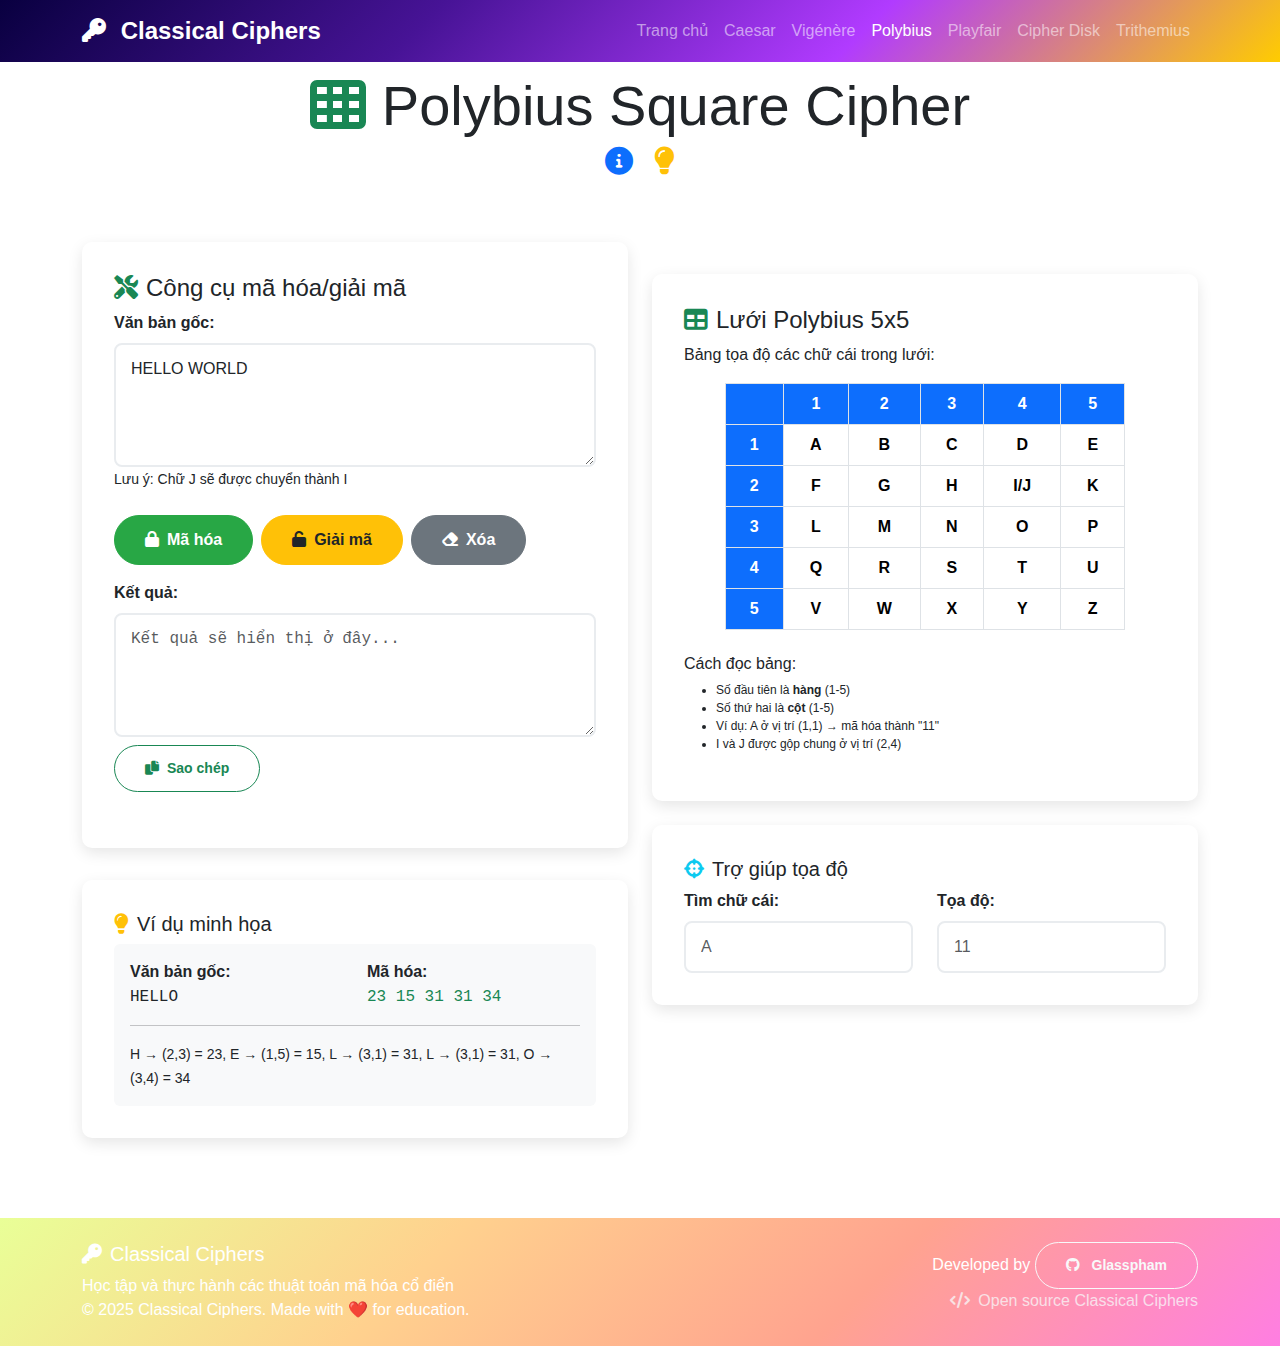
<file: polybius.html>
﻿<!DOCTYPE html>
<html lang="vi">
  <head>
    <meta charset="UTF-8" />
    <meta name="viewport" content="width=device-width, initial-scale=1.0" />
    <title>Polybius Square - Classical Ciphers</title>
    <link href="https://cdn.jsdelivr.net/npm/bootstrap@5.3.0/dist/css/bootstrap.min.css" rel="stylesheet" />
    <link rel="stylesheet" href="CSS/styles.css" />
    <link href="https://cdnjs.cloudflare.com/ajax/libs/font-awesome/6.0.0/css/all.min.css" rel="stylesheet" />
  </head>
  <body>
    <main class="container mt-4">
      <!-- Header -->
      <div class="cipher-header mb-3">
        <h1 class="display-4"><i class="fas fa-th text-success me-3"></i>Polybius Square Cipher</h1>
        <span class="me-3">
          <a href="#" data-bs-toggle="modal" data-bs-target="#descModal" title="Mô tả thuật toán">
            <i class="fas fa-info-circle text-primary fs-3"></i>
          </a>
        </span>
        <span>
          <a href="#" data-bs-toggle="modal" data-bs-target="#extraModal" title="Thông tin bổ sung">
            <i class="fas fa-lightbulb text-warning fs-3"></i>
          </a>
        </span>
      </div>

      <!-- Modal: Mô tả thuật toán -->
      <div class="modal fade" id="descModal" tabindex="-1" aria-labelledby="descModalLabel" aria-hidden="true">
        <div class="modal-dialog modal-lg">
          <div class="modal-content bg-detail text-light">
            <div class="modal-header border-0">
              <h5 class="modal-title" id="descModalLabel"><i class="fas fa-info-circle text-primary me-2"></i>Mô tả thuật toán</h5>
              <button type="button" class="btn-close btn-close-white" data-bs-dismiss="modal" aria-label="Close"></button>
            </div>
            <div class="modal-body">
              <p>Polybius Square là một phương pháp mã hóa cổ điển sử dụng lưới 5x5 để mã hóa các chữ cái thành các cặp số. Đây là một trong những hệ thống mã hóa đơn giản nhưng hiệu quả.</p>
              <ul class="mt-3">
                <li><strong>Lịch sử:</strong> Được phát minh bởi Polybius (~200-118 BC)</li>
                <li><strong>Cơ chế:</strong> Thay thế chữ cái bằng 2 con số (hàng và cột)</li>
                <li><strong>Đặc biệt:</strong> I và J được gộp chung trong cùng một ô</li>
                <li><strong>Ứng dụng:</strong> Được sử dụng trong telegraph và các hệ thống tín hiệu</li>
              </ul>
              <div class="mt-3 p-3 bg-dark rounded">
                <h6><i class="fas fa-graduation-cap me-2"></i>Ví dụ chi tiết:</h6>
                <div class="row">
                  <div class="col-sm-6">
                    <strong>Văn bản gốc:</strong><br />
                    <span class="text-mono">HELLO</span>
                  </div>
                  <div class="col-sm-6">
                    <strong>Mã hóa (key=MONARCHY):</strong><br />
                    <span class="text-mono text-info">BM OD ZB XD NA</span>
                  </div>
                </div>
                <hr />
                <small class="text-light"> Ghép thành cặp: HE LL OX (thêm X nếu lẻ), mã hóa từng cặp </small>
              </div>
            </div>
          </div>
        </div>
      </div>

      <!-- Modal: Thông tin bổ sung -->
      <div class="modal fade" id="extraModal" tabindex="-1" aria-labelledby="extraModalLabel" aria-hidden="true">
        <div class="modal-dialog modal-lg">
          <div class="modal-content bg-additional text-light">
            <div class="modal-header border-0">
              <h5 class="modal-title" id="extraModalLabel"><i class="fas fa-lightbulb text-warning me-2"></i>Thông tin bổ sung</h5>
              <button type="button" class="btn-close btn-close-white" data-bs-dismiss="modal" aria-label="Close"></button>
            </div>
            <div class="modal-body">
              <div class="row">
                <div class="col-md-6">
                  <h6>Ưu điểm:</h6>
                  <ul>
                    <li>Dễ thực hiện bằng giấy bút</li>
                    <li>Khó bị phá hơn Caesar</li>
                    <li>Không cần bảng chữ cái đặc biệt</li>
                  </ul>
                </div>
                <div class="col-md-6">
                  <h6>Nhược điểm:</h6>
                  <ul>
                    <li>Vẫn có thể bị phá bằng frequency analysis</li>
                    <li>Không bảo mật với văn bản dài</li>
                  </ul>
                </div>
              </div>
              <div class="mt-3">
                <h6>Phương pháp phá mã:</h6>
                <ol>
                  <li><strong>Frequency Analysis:</strong> Phân tích tần suất số xuất hiện</li>
                  <li><strong>Known Plaintext:</strong> Nếu biết một phần văn bản gốc</li>
                </ol>
              </div>
            </div>
          </div>
        </div>
      </div>

      <div class="row">
        <!-- Tools Section -->
        <div class="col-lg-6">
          <div class="cipher-tools">
            <h4><i class="fas fa-tools text-success me-2"></i>Công cụ mã hóa/giải mã</h4>

            <div class="form-group">
              <label for="plaintext" class="form-label">Văn bản gốc:</label>
              <textarea id="plaintext" class="form-control" rows="4" placeholder="Nhập văn bản cần mã hóa...">HELLO WORLD</textarea>
              <small class="text-dark">Lưu ý: Chữ J sẽ được chuyển thành I</small>
            </div>

            <div class="d-flex gap-2 mb-3">
              <button class="btn btn-encrypt" onclick="encryptPolybius()"><i class="fas fa-lock me-2"></i>Mã hóa</button>
              <button class="btn btn-decrypt" onclick="decryptPolybius()"><i class="fas fa-unlock me-2"></i>Giải mã</button>
              <button class="btn btn-clear" onclick="clearAll()"><i class="fas fa-eraser me-2"></i>Xóa</button>
            </div>

            <div class="form-group">
              <label for="ciphertext" class="form-label">Kết quả:</label>
              <textarea id="ciphertext" class="form-control text-mono" rows="4" readonly placeholder="Kết quả sẽ hiển thị ở đây..."></textarea>
              <button class="btn btn-outline-success btn-sm mt-2" onclick="copyResult()"><i class="fas fa-copy me-2"></i>Sao chép</button>
            </div>

            <div id="result-message" class="alert" style="display: none;"></div>
          </div>

          <!-- Example Section -->
          <div class="cipher-tools mt-4">
            <h5><i class="fas fa-lightbulb text-warning me-2"></i>Ví dụ minh họa</h5>
            <div class="bg-light p-3 rounded">
              <div class="row mb-2">
                <div class="col-sm-6">
                  <strong>Văn bản gốc:</strong><br />
                  <span class="text-mono">HELLO</span>
                </div>
                <div class="col-sm-6">
                  <strong>Mã hóa:</strong><br />
                  <span class="text-mono text-success">23 15 31 31 34</span>
                </div>
              </div>
              <hr />
              <small class="text-dark"> H → (2,3) = 23, E → (1,5) = 15, L → (3,1) = 31, L → (3,1) = 31, O → (3,4) = 34 </small>
            </div>
          </div>
        </div>

        <div class="col-lg-6">
          <!-- Visualization Section -->
          <div class="visualization-container">
            <h4><i class="fas fa-table text-success me-2"></i>Lưới Polybius 5x5</h4>
            <p class="text-dark">Bảng tọa độ các chữ cái trong lưới:</p>
            <div id="polybius-grid" class="text-center">
              <!-- Grid will be generated by JavaScript -->
            </div>

            <div class="mt-4">
              <h6>Cách đọc bảng:</h6>
              <ul class="small">
                <li>Số đầu tiên là <strong>hàng</strong> (1-5)</li>
                <li>Số thứ hai là <strong>cột</strong> (1-5)</li>
                <li>Ví dụ: A ở vị trí (1,1) → mã hóa thành "11"</li>
                <li>I và J được gộp chung ở vị trí (2,4)</li>
              </ul>
            </div>
          </div>

          <!-- Coordinate Helper -->
          <div class="visualization-container mt-4">
            <h5><i class="fas fa-crosshairs text-info me-2"></i>Trợ giúp tọa độ</h5>
            <div class="row">
              <div class="col-6">
                <label for="char-lookup" class="form-label">Tìm chữ cái:</label>
                <input type="text" id="char-lookup" class="form-control" maxlength="1" placeholder="A" />
              </div>
              <div class="col-6">
                <label class="form-label">Tọa độ:</label>
                <input type="text" id="char-coordinate" class="form-control" readonly placeholder="11" />
              </div>
            </div>
          </div>
        </div>
      </div>
    </main>
    <script src="https://cdn.jsdelivr.net/npm/bootstrap@5.3.0/dist/js/bootstrap.bundle.min.js"></script>
    <script src="./JS/script.js"></script>
    <script src="./JS/navbar.js"></script>
    <script src="./JS/footer.js"></script>
    <script src="./JS/polybius.js"></script>
  </body>
</html>
</file>
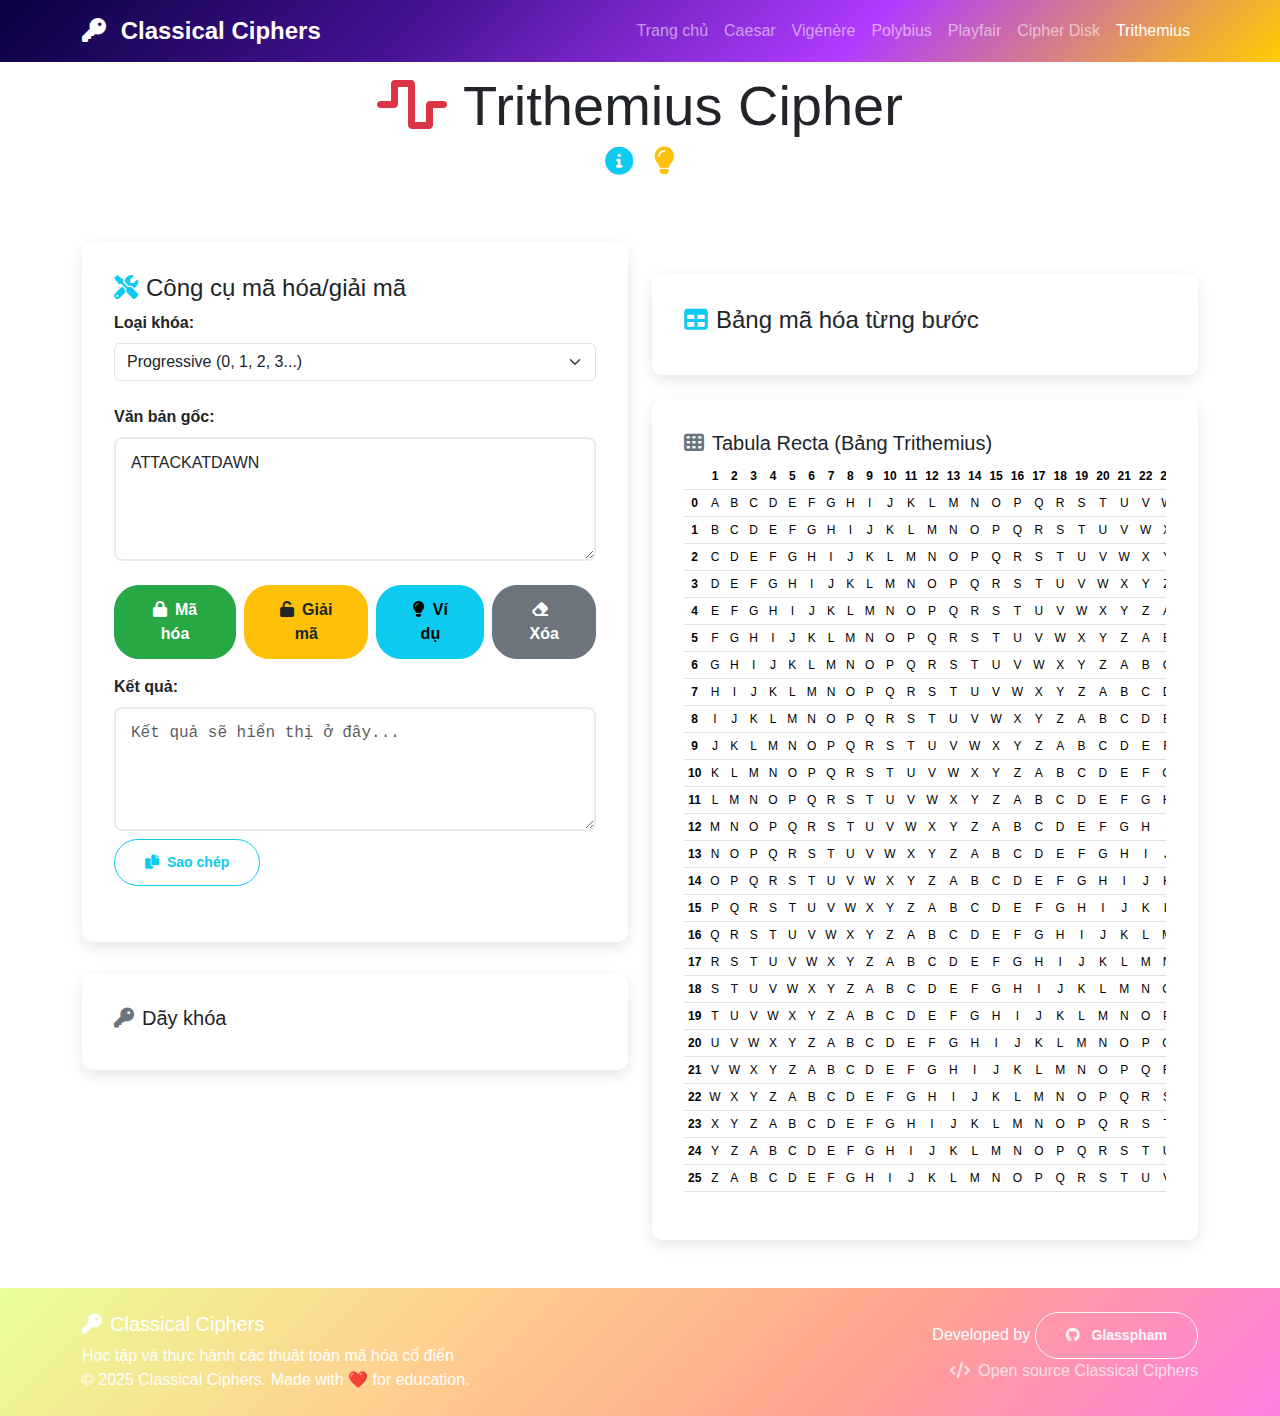
<file: trithemius.html>
﻿<!DOCTYPE html>
<html lang="vi">
  <head>
    <meta charset="UTF-8" />
    <meta name="viewport" content="width=device-width, initial-scale=1.0" />
    <title>Trithemius Cipher - Classical Ciphers</title>
    <link href="https://cdn.jsdelivr.net/npm/bootstrap@5.3.0/dist/css/bootstrap.min.css" rel="stylesheet" />
    <link rel="stylesheet" href="CSS/styles.css" />
    <link href="https://cdnjs.cloudflare.com/ajax/libs/font-awesome/6.0.0/css/all.min.css" rel="stylesheet" />
  </head>
  <body>
    <main class="container mt-4">
      <!-- Header -->
      <div class="cipher-header mb-3">
        <h1 class="display-4"><i class="fas fa-wave-square text-danger me-3"></i>Trithemius Cipher</h1>
        <span class="me-3">
          <a href="#" data-bs-toggle="modal" data-bs-target="#descModal" title="Mô tả thuật toán">
            <i class="fas fa-info-circle text-info fs-3"></i>
          </a>
        </span>
        <span>
          <a href="#" data-bs-toggle="modal" data-bs-target="#extraModal" title="Thông tin bổ sung">
            <i class="fas fa-lightbulb text-warning fs-3"></i>
          </a>
        </span>
      </div>

      <!-- Modal: Mô tả thuật toán -->
      <div class="modal fade" id="descModal" tabindex="-1" aria-labelledby="descModalLabel" aria-hidden="true">
        <div class="modal-dialog modal-lg">
          <div class="modal-content bg-detail text-light">
            <div class="modal-header border-0">
              <h5 class="modal-title" id="descModalLabel"><i class="fas fa-info-circle text-primary me-2"></i>Mô tả thuật toán</h5>
              <button type="button" class="btn-close btn-close-white" data-bs-dismiss="modal" aria-label="Close"></button>
            </div>
            <div class="modal-body">
              <p>Trithemius Cipher là một phương pháp mã hóa thay thế đa biểu, sử dụng dãy dịch chuyển khác nhau cho từng ký tự. Đây là một trong những hệ thống mã hóa cổ điển phức tạp hơn.</p>
              <ul class="mt-3">
                <li><strong>Lịch sử:</strong> Phát minh bởi Johannes Trithemius (thế kỷ 16)</li>
                <li><strong>Độ dịch chuyển:</strong> Thay đổi theo vị trí ký tự (A→B, B→D, C→F...)</li>
                <li><strong>Loại:</strong> Mã hóa thay thế đa biểu (polyalphabetic substitution)</li>
                <li><strong>Độ bảo mật:</strong> Cao hơn Caesar, Polybius</li>
              </ul>
              <div class="mt-3 p-3 bg-dark rounded">
                <h6><i class="fas fa-graduation-cap me-2"></i>Ví dụ chi tiết:</h6>
                <div class="row">
                  <div class="col-sm-6">
                    <strong>Văn bản gốc:</strong><br />
                    <span class="text-mono">HELLO</span>
                  </div>
                  <div class="col-sm-6">
                    <strong>Mã hóa:</strong><br />
                    <span class="text-mono text-warning">IGOPT</span>
                  </div>
                </div>
                <hr />
                <small class="text-light"> H(7)+1=I(8), E(4)+2=G(6), L(11)+3=O(14), L(11)+4=P(15), O(14)+5=T(19) </small>
              </div>
            </div>
          </div>
        </div>
      </div>

      <!-- Modal: Thông tin bổ sung -->
      <div class="modal fade" id="extraModal" tabindex="-1" aria-labelledby="extraModalLabel" aria-hidden="true">
        <div class="modal-dialog modal-lg">
          <div class="modal-content bg-additional text-light">
            <div class="modal-header border-0">
              <h5 class="modal-title" id="extraModalLabel"><i class="fas fa-lightbulb text-warning me-2"></i>Thông tin bổ sung</h5>
              <button type="button" class="btn-close btn-close-white" data-bs-dismiss="modal" aria-label="Close"></button>
            </div>
            <div class="modal-body">
              <div class="row">
                <div class="col-md-6">
                  <h6>Ưu điểm:</h6>
                  <ul>
                    <li>Bảo mật cao hơn mã hóa đơn</li>
                    <li>Khó bị phá bằng frequency analysis</li>
                    <li>Thay đổi dịch chuyển liên tục</li>
                  </ul>
                </div>
                <div class="col-md-6">
                  <h6>Nhược điểm:</h6>
                  <ul>
                    <li>Phức tạp hơn để implement</li>
                    <li>Cần biết quy tắc dịch chuyển</li>
                  </ul>
                </div>
              </div>
              <div class="mt-3">
                <h6>Phương pháp phá mã:</h6>
                <ol>
                  <li><strong>Known Plaintext:</strong> Nếu biết một phần văn bản gốc</li>
                  <li><strong>Frequency Analysis:</strong> Phân tích tần suất ký tự</li>
                </ol>
              </div>
            </div>
          </div>
        </div>
      </div>

      <div class="row">
        <!-- Tools Section -->
        <div class="col-lg-6">
          <div class="cipher-tools">
            <h4><i class="fas fa-tools text-info me-2"></i>Công cụ mã hóa/giải mã</h4>

            <div class="form-group">
              <label for="key-type" class="form-label">Loại khóa:</label>
              <select id="key-type" class="form-select" onchange="updateKeyType()">
                <option value="progressive">Progressive (0, 1, 2, 3...)</option>
                <option value="squared">Squared (0, 1, 4, 9...)</option>
                <option value="custom">Custom Key</option>
              </select>
            </div>

            <div id="custom-key-group" class="form-group" style="display: none;">
              <label for="custom-key" class="form-label">Khóa tùy chỉnh:</label>
              <input type="text" id="custom-key" class="form-control" placeholder="SECRETKEY" />
              <small class="text-dark">Nhập chuỗi khóa (chỉ chữ cái A-Z)</small>
            </div>

            <div class="form-group">
              <label for="plaintext" class="form-label">Văn bản gốc:</label>
              <textarea id="plaintext" class="form-control" rows="4" placeholder="Nhập văn bản cần mã hóa...">ATTACKATDAWN</textarea>
            </div>

            <div class="d-flex gap-2 mb-3">
              <button class="btn btn-encrypt" onclick="encryptTrithemius()"><i class="fas fa-lock me-2"></i>Mã hóa</button>
              <button class="btn btn-decrypt" onclick="decryptTrithemius()"><i class="fas fa-unlock me-2"></i>Giải mã</button>
              <button class="btn btn-info" onclick="generateExample()"><i class="fas fa-lightbulb me-2"></i>Ví dụ</button>
              <button class="btn btn-clear" onclick="clearAll()"><i class="fas fa-eraser me-2"></i>Xóa</button>
            </div>

            <div class="form-group">
              <label for="ciphertext" class="form-label">Kết quả:</label>
              <textarea id="ciphertext" class="form-control text-mono" rows="4" readonly placeholder="Kết quả sẽ hiển thị ở đây..."></textarea>
              <button class="btn btn-outline-info btn-sm mt-2" onclick="copyResult()"><i class="fas fa-copy me-2"></i>Sao chép</button>
            </div>

            <div id="result-message" class="alert" style="display: none;"></div>
          </div>

          <!-- Key Sequence -->
          <div class="cipher-tools mt-4">
            <h5><i class="fas fa-key text-secondary me-2"></i>Dãy khóa</h5>
            <div id="key-sequence" class="small text-light">
              <!-- Key sequence will be generated by JavaScript -->
            </div>
          </div>
        </div>

        <!-- Visualization Section -->
        <div class="col-lg-6">
          <div class="visualization-container">
            <h4><i class="fas fa-table text-info me-2"></i>Bảng mã hóa từng bước</h4>
            <div id="step-by-step" class="small">
              <!-- Step by step will be generated by JavaScript -->
            </div>
          </div>

          <!-- Tabula Recta -->
          <div class="visualization-container mt-4">
            <h5><i class="fas fa-th text-secondary me-2"></i>Tabula Recta (Bảng Trithemius)</h5>
            <div class="table-responsive">
              <table id="tabula-recta" class="table table-sm small text-center">
                <!-- Tabula Recta will be generated by JavaScript -->
              </table>
            </div>
          </div>
        </div>
      </div>
    </main>
    <script src="https://cdn.jsdelivr.net/npm/bootstrap@5.3.0/dist/js/bootstrap.bundle.min.js"></script>
    <script src="./JS/script.js"></script>
    <script src="./JS/navbar.js"></script>
    <script src="./JS/footer.js"></script>
    <script src="./JS/trithemius.js"></script>
  </body>
</html>
</file>
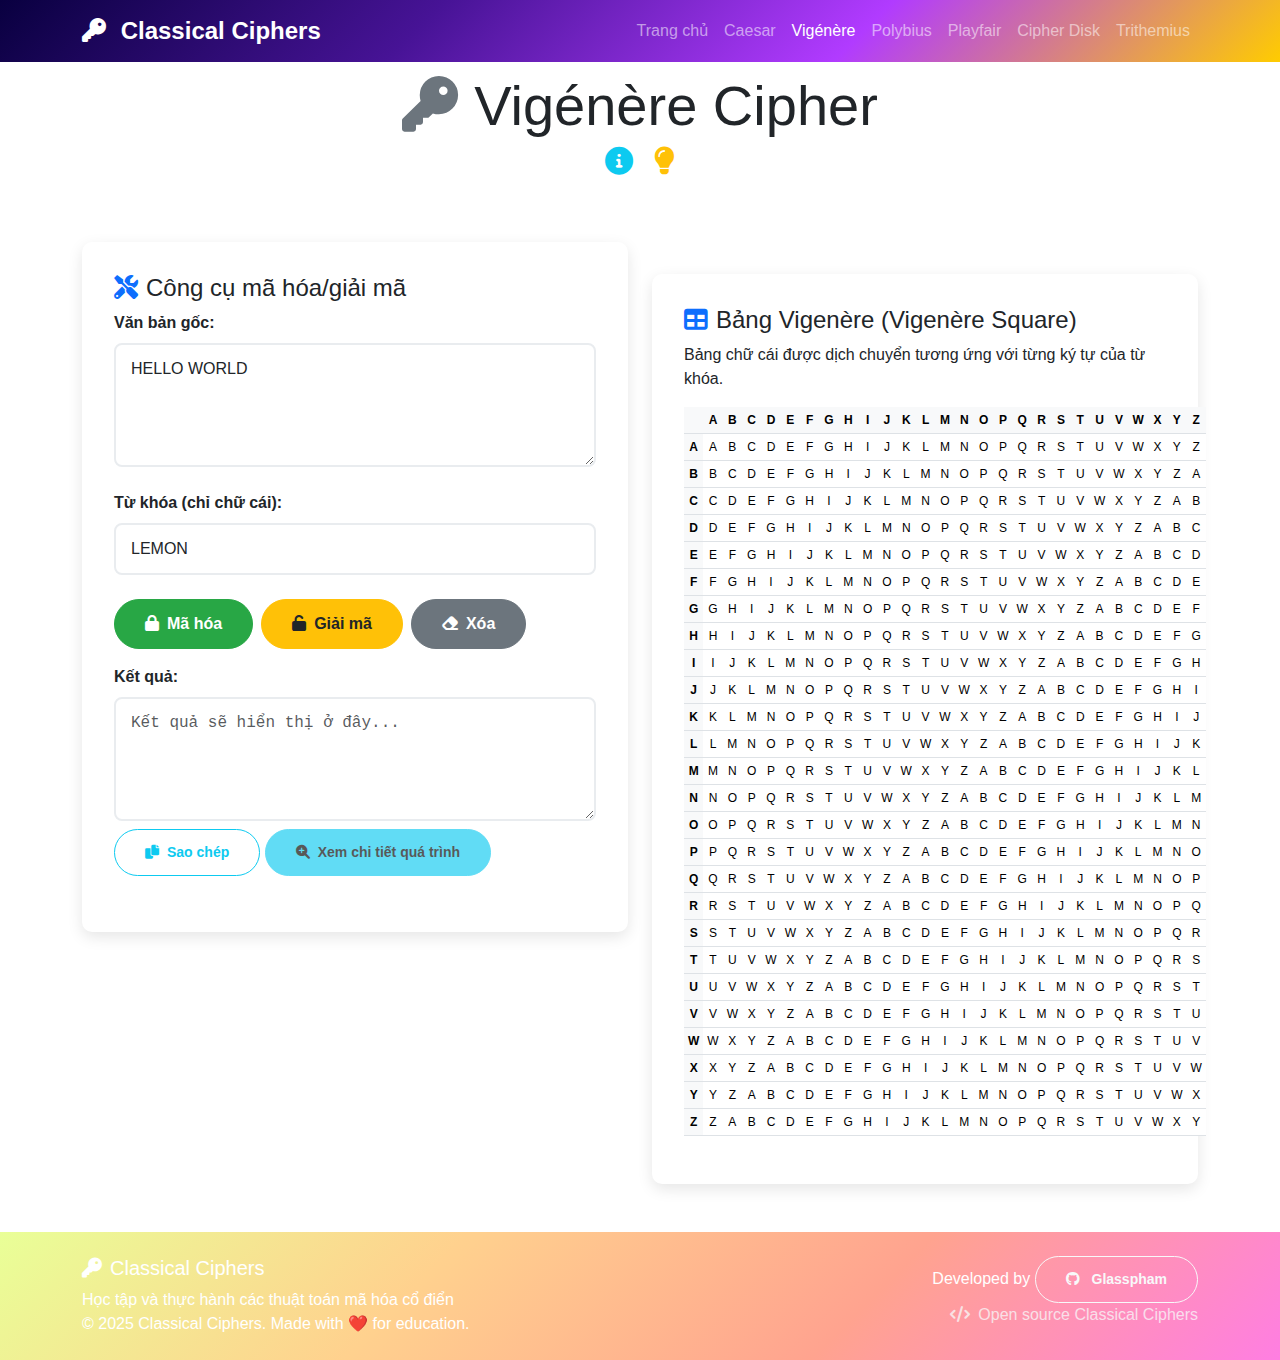
<file: vigenere.html>
<!DOCTYPE html>
<html lang="vi">
  <head>
    <meta charset="UTF-8" />
    <meta name="viewport" content="width=device-width, initial-scale=1.0" />
    <title>Vigenère Cipher - Classical Ciphers</title>
    <link href="https://cdn.jsdelivr.net/npm/bootstrap@5.3.0/dist/css/bootstrap.min.css" rel="stylesheet" />
    <link rel="stylesheet" href="CSS/styles.css" />
    <link href="https://cdnjs.cloudflare.com/ajax/libs/font-awesome/6.0.0/css/all.min.css" rel="stylesheet" />
  </head>
  <body>
    <main class="container mt-4">
      <!-- Header -->
      <div class="cipher-header mb-3">
        <h1 class="display-4"><i class="fas fa-key text-secondary me-3"></i>Vigénère Cipher</h1>
        <span class="me-3">
          <a href="#" data-bs-toggle="modal" data-bs-target="#descModal" title="Mô tả thuật toán">
            <i class="fas fa-info-circle text-info fs-3"></i>
          </a>
        </span>
        <span>
          <a href="#" data-bs-toggle="modal" data-bs-target="#extraModal" title="Thông tin bổ sung">
            <i class="fas fa-lightbulb text-warning fs-3"></i>
          </a>
        </span>
      </div>

      <!-- Modal: Mô tả thuật toán -->
      <div class="modal fade" id="descModal" tabindex="-1" aria-labelledby="descModalLabel" aria-hidden="true">
        <div class="modal-dialog modal-lg">
          <div class="modal-content bg-detail text-dark">
            <div class="modal-header border-0">
              <h5 class="modal-title" id="descModalLabel"><i class="fas fa-info-circle text-primary me-2"></i>Mô tả thuật toán</h5>
              <button type="button" class="btn-close btn-close-white" data-bs-dismiss="modal" aria-label="Close"></button>
            </div>
            <div class="modal-body">
              <p>Vigenère Cipher là một phương pháp mã hóa đa biểu (polyalphabetic substitution), sử dụng một từ khóa để chọn các phép dịch chuyển Caesar khác nhau cho mỗi ký tự trong văn bản gốc.</p>
              <ul class="mt-3">
                <li><strong>Lịch sử:</strong> Được mô tả lần đầu bởi Giovan Battista Bellaso vào năm 1553, nhưng lại được đặt tên theo Blaise de Vigenère.</li>
                <li><strong>Từ khóa:</strong> Một từ hoặc cụm từ được lặp lại để khớp với độ dài của văn bản gốc.</li>
                <li><strong>Loại:</strong> Mã hóa thay thế đa biểu.</li>
                <li><strong>Độ bảo mật:</strong> Cao hơn đáng kể so với mã hóa Caesar, chống lại được phương pháp phân tích tần suất đơn giản.</li>
              </ul>
              <div class="mt-3 p-3 bg-dark text-light rounded">
                <h6><i class="fas fa-graduation-cap me-2"></i>Ví dụ chi tiết:</h6>
                <div class="row">
                  <div class="col-sm-6">
                    <strong>Văn bản gốc:</strong><br />
                    <span class="text-mono">ATTACKATDAWN</span>
                  </div>
                  <div class="col-sm-6">
                    <strong>Từ khóa:</strong><br />
                    <span class="text-mono">LEMON</span>
                  </div>
                  <div class="col-12 mt-2">
                    <strong>Mã hóa:</strong><br />
                    <span class="text-mono text-primary">LXFOPVEFRNHR</span>
                  </div>
                </div>
                <hr />
                <small class="text-light">A(0) + L(11) = L(11), T(19) + E(4) = X(23), ...</small>
              </div>
            </div>
          </div>
        </div>
      </div>

      <!-- Modal: Thông tin bổ sung -->
      <div class="modal fade" id="extraModal" tabindex="-1" aria-labelledby="extraModalLabel" aria-hidden="true">
        <div class="modal-dialog modal-lg">
          <div class="modal-content bg-additional text-light">
            <div class="modal-header border-0">
              <h5 class="modal-title" id="extraModalLabel"><i class="fas fa-lightbulb text-warning me-2"></i>Thông tin bổ sung</h5>
              <button type="button" class="btn-close btn-close-white" data-bs-dismiss="modal" aria-label="Close"></button>
            </div>
            <div class="modal-body">
              <div class="row">
                <div class="col-md-6">
                  <h6>Ưu điểm:</h6>
                  <ul>
                    <li>Chống lại phân tích tần suất đơn giản.</li>
                    <li>Bảo mật hơn nhiều so với mã hóa đơn biểu.</li>
                    <li>Khóa có thể là bất kỳ từ nào, dễ nhớ.</li>
                  </ul>
                </div>
                <div class="col-md-6">
                  <h6>Nhược điểm:</h6>
                  <ul>
                    <li>Dễ bị tấn công Kasiski và phương pháp chỉ số trùng hợp (Index of Coincidence) để tìm ra độ dài của khóa.</li>
                    <li>Khi đã biết độ dài khóa, có thể chia bản mã thành các cột và phá từng cột như mã Caesar.</li>
                  </ul>
                </div>
              </div>
              <div class="mt-3">
                <h6>Phương pháp phá mã:</h6>
                <ol>
                  <li><strong>Kasiski Examination:</strong> Tìm các chuỗi ký tự lặp lại để đoán độ dài khóa.</li>
                  <li><strong>Index of Coincidence:</strong> Phân tích thống kê để xác định độ dài khóa.</li>
                  <li><strong>Frequency Analysis (trên từng cột):</strong> Sau khi biết độ dài khóa, áp dụng phân tích tần suất cho mỗi cột.</li>
                </ol>
              </div>
            </div>
          </div>
        </div>
      </div>

      <!-- Tools Section -->
      <div class="row">
        <div class="col-lg-6">
          <div class="cipher-tools">
            <h4><i class="fas fa-tools text-primary me-2"></i>Công cụ mã hóa/giải mã</h4>

            <div class="form-group">
              <label for="plaintext" class="form-label">Văn bản gốc:</label>
              <textarea id="plaintext" class="form-control" rows="4" placeholder="Nhập văn bản cần xử lý...">HELLO WORLD</textarea>
            </div>

            <div class="form-group">
              <label for="keyword" class="form-label">Từ khóa (chỉ chữ cái):</label>
              <input type="text" id="keyword" class="form-control" value="LEMON"/>
            </div>

            <div class="d-flex gap-2 mb-3">
              <button class="btn btn-encrypt" onclick="encryptVigenere()"><i class="fas fa-lock me-2"></i>Mã hóa</button>
              <button class="btn btn-decrypt" onclick="decryptVigenere()"><i class="fas fa-unlock me-2"></i>Giải mã</button>
              <button class="btn btn-clear" onclick="clearAll()"><i class="fas fa-eraser me-2"></i>Xóa</button>
            </div>

            <div class="form-group">
              <label for="ciphertext" class="form-label">Kết quả:</label>
              <textarea id="ciphertext" class="form-control text-mono" rows="4" readonly placeholder="Kết quả sẽ hiển thị ở đây..."></textarea>
              <button class="btn btn-outline-info btn-sm mt-2" onclick="copyResult()"><i class="fas fa-copy me-2"></i>Sao chép</button>
              <button id="show-details-btn" type="button" class="btn btn-info btn-sm mt-2" data-bs-toggle="modal" data-bs-target="#detailsModal" disabled><i class="fas fa-search-plus me-2"></i>Xem chi tiết quá trình</button>
            </div>

            <div id="result-message" class="alert" style="display: none;"></div>
          </div>
        </div>

        <div class="col-lg-6">
          <!-- Visualization Section -->
          <div class="visualization-container">
            <h4><i class="fas fa-table text-primary me-2"></i>Bảng Vigenère (Vigenère Square)</h4>
            <p class="text-dark">Bảng chữ cái được dịch chuyển tương ứng với từng ký tự của từ khóa.</p>
            <div id="vigenere-table-container" class="text-center">
              <!-- Table will be generated by JavaScript -->
            </div>
          </div>
        </div>
      </div>
      
      <!-- Details Modal -->
      <div class="modal fade" id="detailsModal" tabindex="-1" aria-labelledby="detailsModalLabel" aria-hidden="true">
        <div class="modal-dialog modal-lg modal-dialog-scrollable">
          <div class="modal-content bg-solution text-light">
            <div class="modal-header">
              <h5 class="modal-title" id="process-title">
                <i class="fas fa-list me-2"></i>
                <span id="process-title"></span>
              </h5>
              <button type="button" class="btn-close" data-bs-dismiss="modal" aria-label="Close"></button>
            </div>
            <div class="modal-body text-dark" id="mapping-table-modal-body">
              <!-- Detailed steps will be injected here by JavaScript -->
            </div>
          </div>
        </div>
      </div>

    </main>
    <script src="https://cdn.jsdelivr.net/npm/bootstrap@5.3.0/dist/js/bootstrap.bundle.min.js"></script>
    <script src="./JS/script.js"></script>
    <script src="./JS/navbar.js"></script>
    <script src="./JS/footer.js"></script>
    <script src="./JS/vigenere.js"></script>
  </body>
</html>
</file>
<file: CSS/styles.css>
/* Custom CSS for Classical Ciphers */

:root {
  --primary: #007bff;
  --secondary: #6c757d;
  --success: #28a745;
  --info: #17a2b8;
  --warning: #ffc107;
  --danger: #dc3545;
  --light: #f8f9fa;
  --dark: #343a40;
}

.bg-navbar {
  --bs-bg-opacity: 1;
  background: linear-gradient(135deg, #090040, #471396, #b13bff, #ffcc00) !important;
}

.bg-footer {
  --bs-bg-opacity: 1;
  background: linear-gradient(135deg, #e9ff97, #ffd18e, #ffa38f, #ff7ee2) !important;
}

.bg-solution {
  --bs-bg-opacity: 1;
  background: linear-gradient(135deg, #00a9ff, #89cff3, #a0e9ff, #cdf5fd) !important;
}

.bg-detail {
  --bs-bg-opacity: 1;
  background-color: rgba(59, 36, 145, var(--bs-bg-opacity)) !important;
}

.bg-additional {
  --bs-bg-opacity: 1;
  background-color: rgba(102, 151, 232, var(--bs-bg-opacity)) !important;
}

.small {
  font-size: 12px !important;
}

body {
  font-family: "Segoe UI", Tahoma, Geneva, Verdana, sans-serif;
  /* padding-top: 76px; Account for fixed navbar */
}

/* Gradient background for hero */
.bg-gradient-primary {
  background: linear-gradient(135deg, #667eea 0%, #764ba2 100%);
}

/* Hero Section */
.hero {
  min-height: 100vh;
  display: flex;
  align-items: center;
}

.hero-animation {
  position: relative;
  animation: float 3s ease-in-out infinite;
}

.floating-letters {
  position: absolute;
  top: 50%;
  left: 50%;
  transform: translate(-50%, -50%);
}

.floating-letters .letter {
  display: inline-block;
  font-size: 2rem;
  font-weight: bold;
  color: rgba(255, 255, 255, 0.8);
  animation: letterFloat 2s ease-in-out infinite;
  margin: 0 0.5rem;
}

.floating-letters .letter:nth-child(1) {
  animation-delay: 0s;
}
.floating-letters .letter:nth-child(2) {
  animation-delay: 0.2s;
}
.floating-letters .letter:nth-child(3) {
  animation-delay: 0.4s;
}
.floating-letters .letter:nth-child(4) {
  animation-delay: 0.6s;
}
.floating-letters .letter:nth-child(5) {
  animation-delay: 0.8s;
}

@keyframes float {
  0%,
  100% {
    transform: translateY(0px);
  }
  50% {
    transform: translateY(-20px);
  }
}

@keyframes letterFloat {
  0%,
  100% {
    transform: translateY(0px) rotate(0deg);
  }
  50% {
    transform: translateY(-10px) rotate(5deg);
  }
}

/* Cipher Cards */
.cipher-card {
  transition: all 0.3s ease;
  border: none;
  border-radius: 15px;
  overflow: hidden;
}

.card-text {
  min-height: 70px;
  overflow-y: auto;
  display: block;
}

.cipher-card:hover {
  transform: translateY(-10px);
  box-shadow: 0 15px 35px rgba(0, 0, 0, 0.1);
}

.cipher-icon {
  transition: transform 0.3s ease;
}

.cipher-card:hover .cipher-icon {
  transform: scale(1.1);
}

.cipher-example {
  background: #b7c1cb;
  padding: 8px 12px;
  border-radius: 6px;
  border-left: 3px solid rgb(226, 43, 122);
}

/* Feature items */
.feature-item {
  padding: 2rem 1rem;
  transition: transform 0.3s ease;
}

.feature-item:hover {
  transform: translateY(-5px);
}

/* Smooth scrolling */
html {
  scroll-behavior: smooth;
}

/* Custom button styles */
.btn {
  border-radius: 25px;
  padding: 12px 30px;
  font-weight: 600;
  transition: all 0.3s ease;
}

.btn:hover {
  transform: translateY(-2px);
  box-shadow: 0 5px 15px rgba(0, 0, 0, 0.2);
}

/* Navbar styling */
.navbar-brand {
  font-weight: bold;
  font-size: 1.5rem;
}

.navbar-brand i {
  margin-right: 0.5rem;
}

.nav-link {
  font-weight: 500;
  transition: color 0.3s ease;
}

/* Responsive adjustments */
@media (max-width: 768px) {
  body {
    padding-top: 66px;
  }

  .hero {
    padding: 2rem 0;
    text-align: center;
  }

  .hero h1 {
    font-size: 2.5rem;
  }

  .floating-letters .letter {
    font-size: 1.5rem;
    margin: 0 0.2rem;
  }

  .cipher-card {
    margin-bottom: 2rem;
  }

  .feature-item {
    padding: 1rem;
    margin-bottom: 2rem;
  }
}

/* Animation delays for cards */
.cipher-card:nth-child(1) {
  animation-delay: 0.1s;
}
.cipher-card:nth-child(2) {
  animation-delay: 0.2s;
}
.cipher-card:nth-child(3) {
  animation-delay: 0.3s;
}
.cipher-card:nth-child(4) {
  animation-delay: 0.4s;
}
.cipher-card:nth-child(5) {
  animation-delay: 0.5s;
}
.cipher-card:nth-child(6) {
  animation-delay: 0.6s;
}

/* Page load animations */
.cipher-card {
  opacity: 0;
  transform: translateY(30px);
  animation: fadeInUp 0.6s ease forwards;
}

@keyframes fadeInUp {
  to {
    opacity: 1;
    transform: translateY(0);
  }
}

/* Scroll-triggered animations */
.fade-in {
  opacity: 0;
  transform: translateY(30px);
  transition: all 0.6s ease;
}

.fade-in.visible {
  opacity: 1;
  transform: translateY(0);
}

/* Common styles for cipher pages */
.cipher-container {
  max-width: 1200px;
  margin: 0 auto;
  padding: 2rem;
}

.cipher-header {
  text-align: center;
  margin-bottom: 3rem;
  padding: 3rem 0;
}

.cipher-description {
  background: #f8f9fa;
  padding: 2rem;
  border-radius: 10px;
  margin-bottom: 2rem;
  border-left: 4px solid var(--primary);
}

.cipher-tools {
  background: white;
  padding: 2rem;
  border-radius: 10px;
  box-shadow: 0 5px 15px rgba(0, 0, 0, 0.1);
  margin-bottom: 2rem;
}

.result-section {
  background: #e9ecef;
  padding: 2rem;
  border-radius: 10px;
  margin-top: 2rem;
}

.visualization-container {
  background: white;
  padding: 2rem;
  border-radius: 10px;
  box-shadow: 0 5px 15px rgba(0, 0, 0, 0.1);
  margin-top: 2rem;
}

/* Table styles for cipher visualizations */
.cipher-table {
  width: 100%;
  max-width: 500px;
  margin: 0 auto;
  border-collapse: collapse;
}

.cipher-table td,
.cipher-table th {
  border: 1px solid #dee2e6;
  padding: 12px;
  text-align: center;
  font-weight: bold;
}

.cipher-table th {
  background: var(--primary);
  color: white;
}

.cipher-table td {
  background: #f8f9fa;
  transition: background-color 0.3s ease;
}

.cipher-table td:hover {
  background: #e9ecef;
}

/* Form styling */
.form-group {
  margin-bottom: 1.5rem;
}

.form-label {
  font-weight: 600;
  margin-bottom: 0.5rem;
  display: block;
}

.form-control {
  border-radius: 8px;
  border: 2px solid #e9ecef;
  padding: 12px 15px;
  font-size: 1rem;
  transition: border-color 0.3s ease;
}

.form-control:focus {
  border-color: var(--primary);
  box-shadow: 0 0 0 0.2rem rgba(0, 123, 255, 0.25);
}

/* Button variations */
.btn-encrypt {
  background: var(--success);
  border-color: var(--success);
  color: white;
}

.btn-decrypt {
  background: var(--warning);
  border-color: var(--warning);
  color: #212529;
}

.btn-clear {
  background: var(--secondary);
  border-color: var(--secondary);
  color: white;
}

/* Sữa phần icon thông tin */
a {
  color: rgba(var(--bs-link-color-rgb), var(--bs-link-opacity, 1));
  text-decoration: none;
}

/* Alert styling */
.alert {
  border-radius: 10px;
  border: none;
  padding: 1rem 1.5rem;
}

/* Loading animation */
.loading {
  display: inline-block;
  width: 20px;
  height: 20px;
  border: 3px solid rgba(255, 255, 255, 0.3);
  border-radius: 50%;
  border-top-color: #fff;
  animation: spin 1s ease-in-out infinite;
}

@keyframes spin {
  to {
    transform: rotate(360deg);
  }
}

/* Utility classes */
.text-mono {
  font-family: "Courier New", monospace;
}

.border-primary {
  border-color: var(--primary) !important;
}

.bg-light-primary {
  background-color: rgba(0, 123, 255, 0.1);
}

/* Canvas styles for cipher disk */
.cipher-disk-canvas {
  border: 2px solid #dee2e6;
  border-radius: 50%;
  cursor: pointer;
  transition: transform 0.3s ease;
}

.cipher-disk-canvas:hover {
  transform: scale(1.05);
}

/* Dark mode support */
@media (prefers-color-scheme: dark) {
  body {
    background: linear-gradient(135deg, #78b9b5, #0f828c, #065084, #320a6b);
    color: #e0e0e0;
  }

  .cipher-tools,
  .visualization-container {
    background: #17292a;
    color: #e0e0e0;
  }

  .cipher-description {
    background: #2d2d2d;
    color: #e0e0e0;
  }

  .result-section {
    background: #2d2d2d;
    color: #e0e0e0;
  }
}

/* Print styles */
@media print {
  .navbar,
  .btn,
  .floating-letters {
    display: none !important;
  }

  .cipher-card {
    break-inside: avoid;
    margin-bottom: 1rem;
  }
}
</file>
